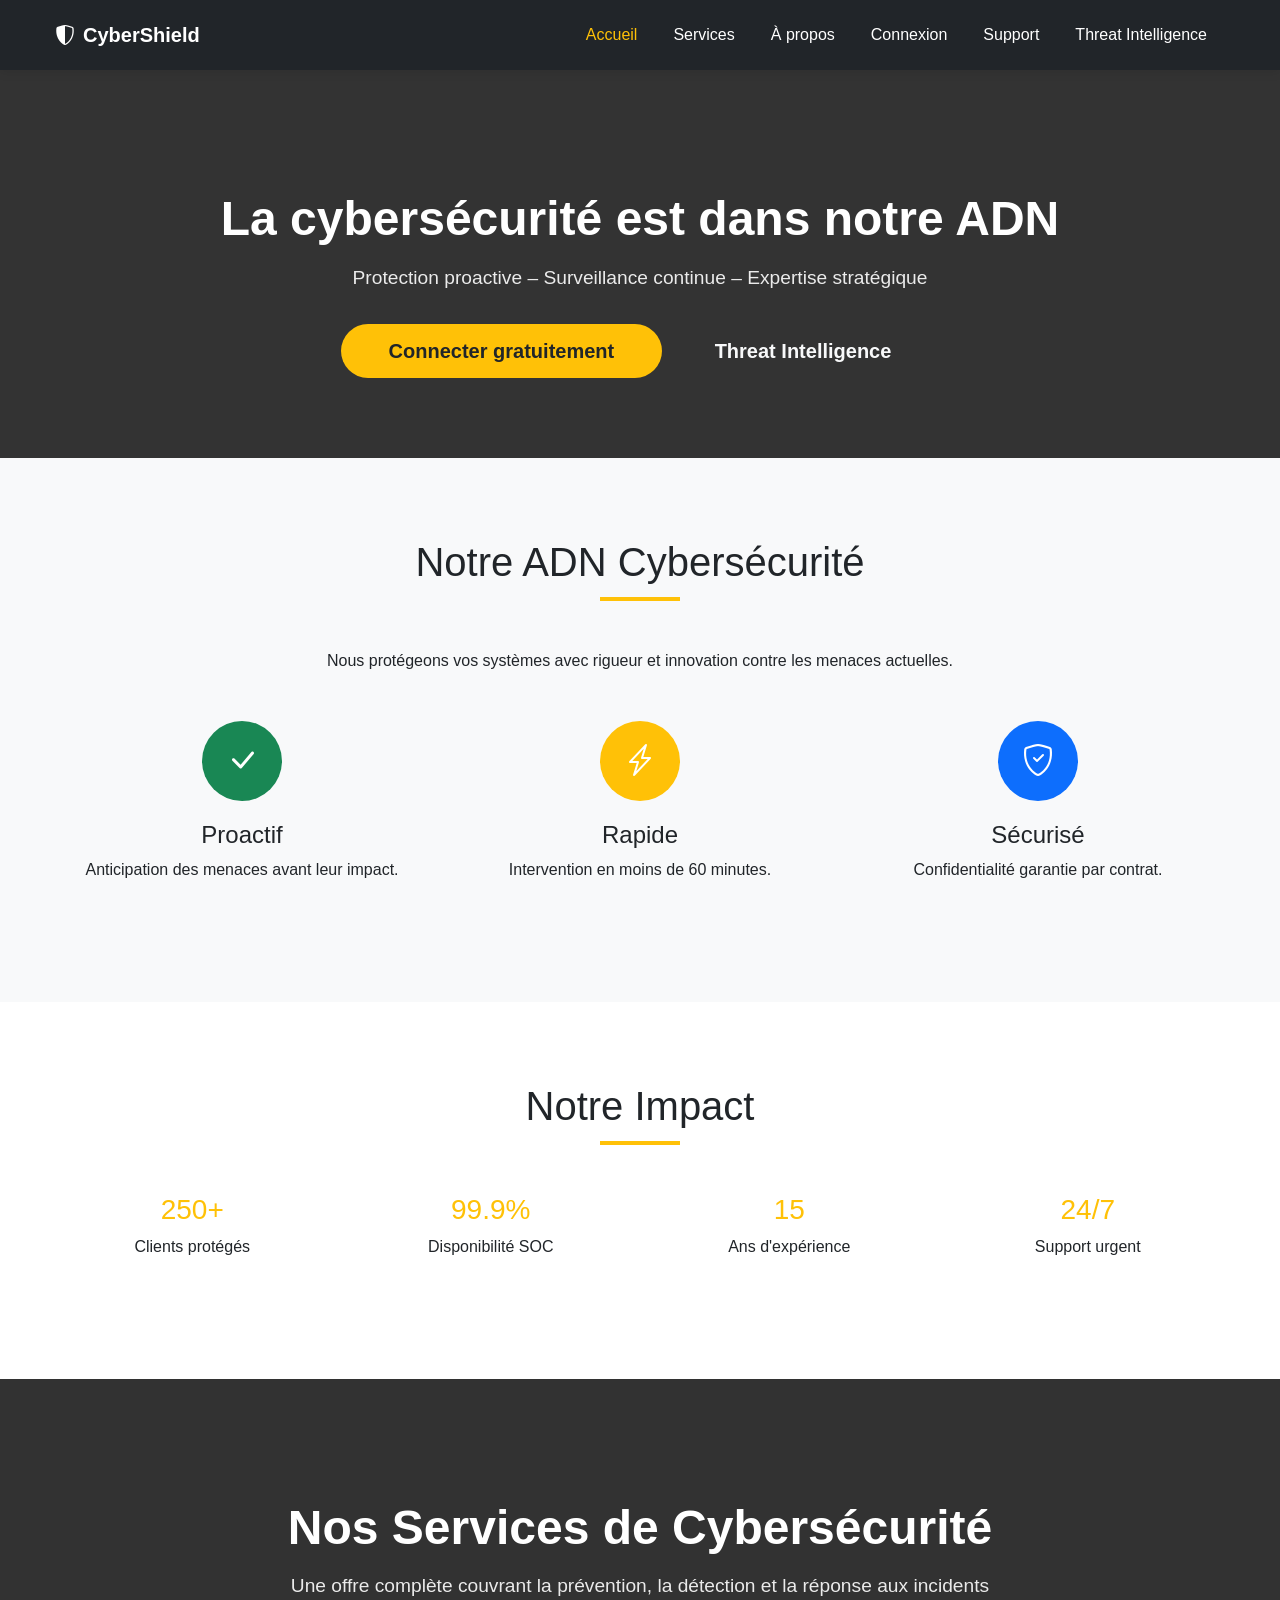
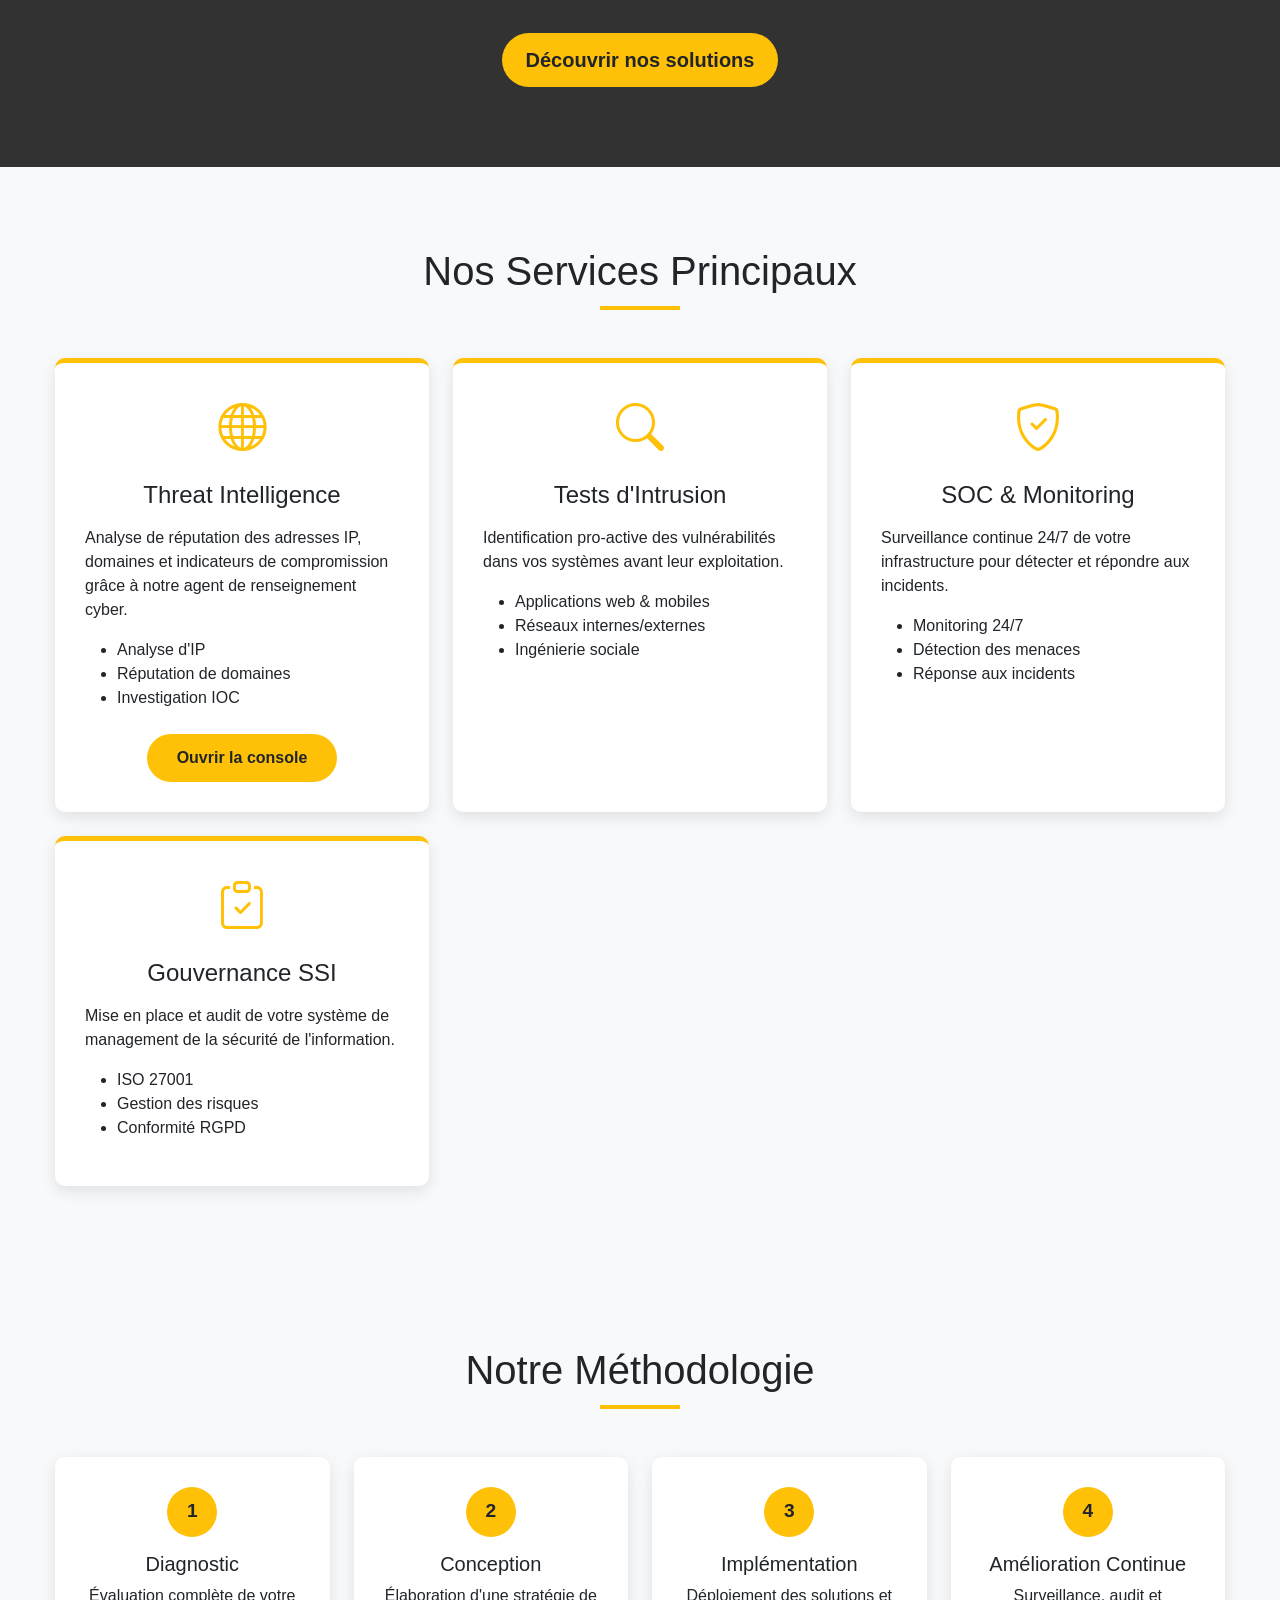
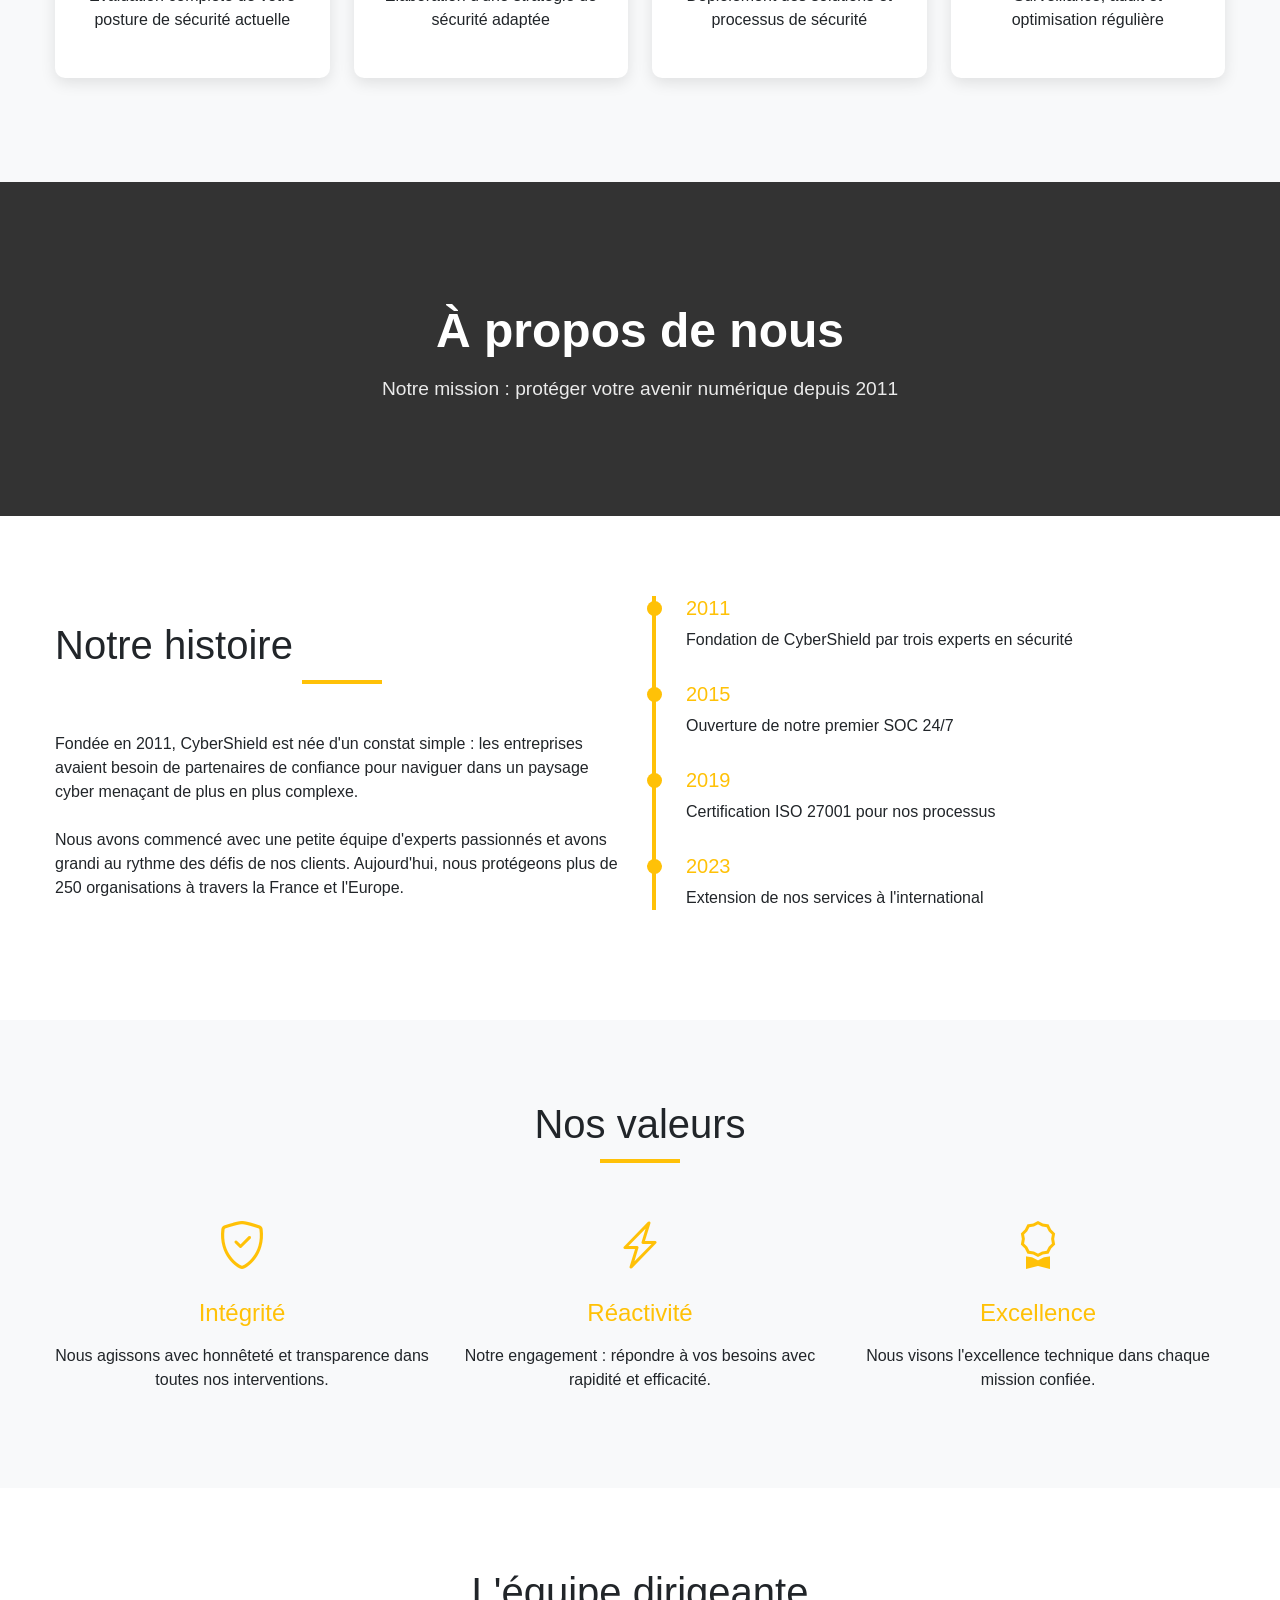
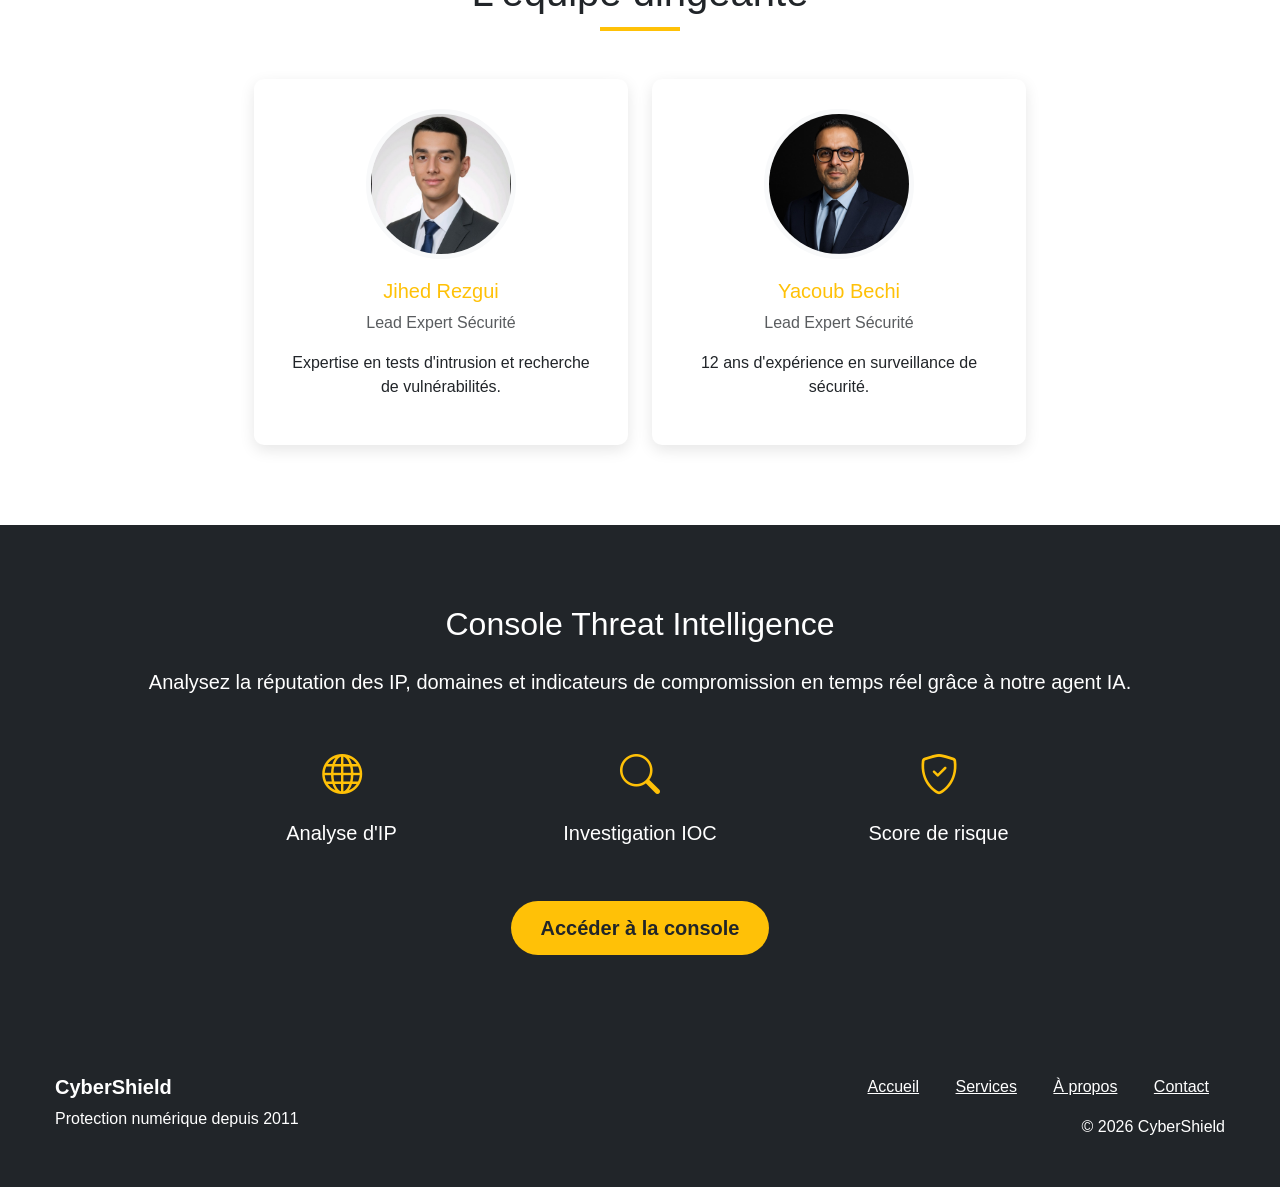
<file: index.html>
<!DOCTYPE html>
<html lang="fr">
<head>
    <meta charset="UTF-8">
    <title>CyberShield - Expert en Cybersécurité</title>
    <meta name="viewport" content="width=device-width, initial-scale=1">
    <link href="https://cdn.jsdelivr.net/npm/bootstrap@5.3.2/dist/css/bootstrap.min.css" rel="stylesheet">
    <link rel="stylesheet" href="https://cdn.jsdelivr.net/npm/bootstrap-icons@1.11.0/font/bootstrap-icons.css">
    <link rel="stylesheet" href="index.css">
</head>
<body>
    <!-- Navigation -->
    <nav class="navbar navbar-expand-lg navbar-dark bg-dark fixed-top">
        <div class="container">
            <a class="navbar-brand fw-bold" href="#">
                <i class="bi bi-shield-shaded me-2"></i>CyberShield
            </a>
            <button class="navbar-toggler" type="button" data-bs-toggle="collapse" data-bs-target="#menu">
                <span class="navbar-toggler-icon"></span>
            </button>
            <div class="collapse navbar-collapse" id="menu">
                <ul class="navbar-nav ms-auto">
                    <li class="nav-item"><a class="nav-link active" href="#home">Accueil</a></li>
                    <li class="nav-item"><a class="nav-link" href="#services">Services</a></li>
                    <li class="nav-item"><a class="nav-link" href="#about">À propos</a></li>
                    <li class="nav-item"><a class="nav-link" href="auth.html">Connexion</a></li>
                    <li class="nav-item"><a class="nav-link" href="ticketing.html">Support</a></li>
                    <li class="nav-item"><a class="nav-link" href="threatintel.html">Threat Intelligence</a></li>
                </ul>
            </div>
        </div>
    </nav>

    <!-- Home Section -->
    <section id="home">
        <div class="hero-section">
            <div class="container">
                <h1 class="hero-title">La cybersécurité est dans notre ADN</h1>
                <p class="hero-subtitle">Protection proactive – Surveillance continue – Expertise stratégique</p>
                <a href="auth.html" class="btn btn-warning btn-lg px-5">Connecter gratuitement</a>
                   <a href="threatintel.html" class="btn btn-outline-light btn-lg px-5">Threat Intelligence</a>
            </div>
        </div>

        <div class="section bg-light">
            <div class="container">
                <h2 class="section-title">Notre ADN Cybersécurité</h2>
                <p class="text-center mb-5">Nous protégeons vos systèmes avec rigueur et innovation contre les menaces actuelles.</p>
                <div class="row">
                    <div class="col-md-4 text-center mb-4">
                        <div class="feature-icon bg-success">
                            <i class="bi bi-check-lg"></i>
                        </div>
                        <h4 class="mt-3">Proactif</h4>
                        <p>Anticipation des menaces avant leur impact.</p>
                    </div>
                    <div class="col-md-4 text-center mb-4">
                        <div class="feature-icon bg-warning">
                            <i class="bi bi-lightning-charge"></i>
                        </div>
                        <h4 class="mt-3">Rapide</h4>
                        <p>Intervention en moins de 60 minutes.</p>
                    </div>
                    <div class="col-md-4 text-center mb-4">
                        <div class="feature-icon bg-primary">
                            <i class="bi bi-shield-check"></i>
                        </div>
                        <h4 class="mt-3">Sécurisé</h4>
                        <p>Confidentialité garantie par contrat.</p>
                    </div>
                </div>
            </div>
        </div>

        <div class="section">
            <div class="container">
                <h2 class="section-title">Notre Impact</h2>
                <div class="row text-center">
                    <div class="col-md-3 mb-4">
                        <h3 class="text-warning">250+</h3>
                        <p>Clients protégés</p>
                    </div>
                    <div class="col-md-3 mb-4">
                        <h3 class="text-warning">99.9%</h3>
                        <p>Disponibilité SOC</p>
                    </div>
                    <div class="col-md-3 mb-4">
                        <h3 class="text-warning">15</h3>
                        <p>Ans d'expérience</p>
                    </div>
                    <div class="col-md-3 mb-4">
                        <h3 class="text-warning">24/7</h3>
                        <p>Support urgent</p>
                    </div>
                </div>
            </div>
        </div>
    </section>

    <!-- Services Section -->
    <section id="services" class="bg-light">
        <div class="hero-section services-hero">
            <div class="container">
                <h1 class="hero-title">Nos Services de Cybersécurité</h1>
                <p class="hero-subtitle">Une offre complète couvrant la prévention, la détection et la réponse aux incidents</p>
                <a href="#services-list" class="btn btn-warning btn-lg px-4">Découvrir nos solutions</a>
            </div>
        </div>

        <div class="section" id="services-list">
            <div class="container">
                <h2 class="section-title">Nos Services Principaux</h2>
                <div class="row g-4">
                    <div class="col-md-4">
                    <div class="service-card">

                    <div class="text-center mb-3">
                    <i class="bi bi-globe text-warning service-icon"></i>
        </div>

        <h4 class="text-center mb-3">
            Threat Intelligence
        </h4>

        <p>
            Analyse de réputation des adresses IP,
            domaines et indicateurs de compromission
            grâce à notre agent de renseignement cyber.
        </p>

        <ul class="mt-3">
            <li>Analyse d'IP</li>
            <li>Réputation de domaines</li>
            <li>Investigation IOC</li>
        </ul>

        <div class="text-center mt-4">
            <a href="threatintel.html"
               class="btn btn-warning">
                Ouvrir la console
            </a>
        </div>

    </div>
</div>
                    <div class="col-md-4">
                        <div class="service-card">
                            <div class="text-center mb-3">
                                <i class="bi bi-search text-warning service-icon"></i>
                            </div>
                            <h4 class="text-center mb-3">Tests d'Intrusion</h4>
                            <p>Identification pro-active des vulnérabilités dans vos systèmes avant leur exploitation.</p>
                            <ul class="mt-3">
                                <li>Applications web & mobiles</li>
                                <li>Réseaux internes/externes</li>
                                <li>Ingénierie sociale</li>
                            </ul>
                        </div>
                    </div>
                    <div class="col-md-4">
                        <div class="service-card">
                            <div class="text-center mb-3">
                                <i class="bi bi-shield-check text-warning service-icon"></i>
                            </div>
                            <h4 class="text-center mb-3">SOC & Monitoring</h4>
                            <p>Surveillance continue 24/7 de votre infrastructure pour détecter et répondre aux incidents.</p>
                            <ul class="mt-3">
                                <li>Monitoring 24/7</li>
                                <li>Détection des menaces</li>
                                <li>Réponse aux incidents</li>
                            </ul>
                        </div>
                    </div>
                    <div class="col-md-4">
                        <div class="service-card">
                            <div class="text-center mb-3">
                                <i class="bi bi-clipboard-check text-warning service-icon"></i>
                            </div>
                            <h4 class="text-center mb-3">Gouvernance SSI</h4>
                            <p>Mise en place et audit de votre système de management de la sécurité de l'information.</p>
                            <ul class="mt-3">
                                <li>ISO 27001</li>
                                <li>Gestion des risques</li>
                                <li>Conformité RGPD</li>
                            </ul>
                        </div>
                    </div>
                </div>
            </div>
        </div>

        <div class="section">
            <div class="container">
                <h2 class="section-title">Notre Méthodologie</h2>
                <div class="row">
                    <div class="col-md-3 mb-4">
                        <div class="method-box">
                            <div class="method-number">1</div>
                            <h5>Diagnostic</h5>
                            <p>Évaluation complète de votre posture de sécurité actuelle</p>
                        </div>
                    </div>
                    <div class="col-md-3 mb-4">
                        <div class="method-box">
                            <div class="method-number">2</div>
                            <h5>Conception</h5>
                            <p>Élaboration d'une stratégie de sécurité adaptée</p>
                        </div>
                    </div>
                    <div class="col-md-3 mb-4">
                        <div class="method-box">
                            <div class="method-number">3</div>
                            <h5>Implémentation</h5>
                            <p>Déploiement des solutions et processus de sécurité</p>
                        </div>
                    </div>
                    <div class="col-md-3 mb-4">
                        <div class="method-box">
                            <div class="method-number">4</div>
                            <h5>Amélioration Continue</h5>
                            <p>Surveillance, audit et optimisation régulière</p>
                        </div>
                    </div>
                </div>
            </div>
        </div>
    </section>

    <!-- About Section -->
    <section id="about">
        <div class="hero-section about-hero">
            <div class="container">
                <h1 class="hero-title">À propos de nous</h1>
                <p class="hero-subtitle">Notre mission : protéger votre avenir numérique depuis 2011</p>
            </div>
        </div>

        <div class="section">
            <div class="container">
                <div class="row align-items-center">
                    <div class="col-lg-6 mb-4 mb-lg-0">
                        <h2 class="section-title text-start">Notre histoire</h2>
                        <p class="mb-4">Fondée en 2011, CyberShield est née d'un constat simple : les entreprises avaient besoin de partenaires de confiance pour naviguer dans un paysage cyber menaçant de plus en plus complexe.</p>
                        <p>Nous avons commencé avec une petite équipe d'experts passionnés et avons grandi au rythme des défis de nos clients. Aujourd'hui, nous protégeons plus de 250 organisations à travers la France et l'Europe.</p>
                    </div>
                    <div class="col-lg-6">
                        <div class="timeline">
                            <div class="timeline-item">
                                <h5 class="text-warning">2011</h5>
                                <p>Fondation de CyberShield par trois experts en sécurité</p>
                            </div>
                            <div class="timeline-item">
                                <h5 class="text-warning">2015</h5>
                                <p>Ouverture de notre premier SOC 24/7</p>
                            </div>
                            <div class="timeline-item">
                                <h5 class="text-warning">2019</h5>
                                <p>Certification ISO 27001 pour nos processus</p>
                            </div>
                            <div class="timeline-item">
                                <h5 class="text-warning">2023</h5>
                                <p>Extension de nos services à l'international</p>
                            </div>
                        </div>
                    </div>
                </div>
            </div>
        </div>

        <div class="section bg-light">
            <div class="container">
                <h2 class="section-title text-center mb-5">Nos valeurs</h2>
                <div class="row g-4">
                    <div class="col-md-4 text-center">
                        <div class="value-icon mb-3"><i class="bi bi-shield-check"></i></div>
                        <h4 class="mb-3 text-warning">Intégrité</h4>
                        <p>Nous agissons avec honnêteté et transparence dans toutes nos interventions.</p>
                    </div>
                    <div class="col-md-4 text-center">
                        <div class="value-icon mb-3"><i class="bi bi-lightning-charge"></i></div>
                        <h4 class="mb-3 text-warning">Réactivité</h4>
                        <p>Notre engagement : répondre à vos besoins avec rapidité et efficacité.</p>
                    </div>
                    <div class="col-md-4 text-center">
                        <div class="value-icon mb-3"><i class="bi bi-award"></i></div>
                        <h4 class="mb-3 text-warning">Excellence</h4>
                        <p>Nous visons l'excellence technique dans chaque mission confiée.</p>
                    </div>
                </div>
            </div>
        </div>

        <div class="section">
            <div class="container">
                <h2 class="section-title text-center mb-5">L'équipe dirigeante</h2>
                <div class="row g-4 justify-content-center">
                    <div class="col-md-4">
                        <div class="team-card">
                            <div class="team-photo">
                                <img src="images/621142901_921659860816336_5208561830789307798_n.png" alt="Jihed Rezgui">
                            </div>
                            <h5 class="mb-2 text-warning">Jihed Rezgui</h5>
                            <p class="text-muted mb-3">Lead Expert Sécurité</p>
                            <p>Expertise en tests d'intrusion et recherche de vulnérabilités.</p>
                        </div>
                    </div>
                    <div class="col-md-4">
                        <div class="team-card">
                            <div class="team-photo">
                                <img src="images/619221779_1775924489716847_5175877515025838585_n.png" alt="Yacoub Bechi">
                            </div>
                            <h5 class="mb-2 text-warning">Yacoub Bechi</h5>
                            <p class="text-muted mb-3">Lead Expert Sécurité</p>
                            <p>12 ans d'expérience en surveillance de sécurité.</p>
                        </div>
                    </div>
                </div>
            </div>
        </div>
    </section>
    
    <!-- Footer -->
     <section class="section bg-dark text-white">
    <div class="container text-center">

        <h2 class="mb-4">
            Console Threat Intelligence
        </h2>

        <p class="lead mb-5">
            Analysez la réputation des IP,
            domaines et indicateurs de compromission
            en temps réel grâce à notre agent IA.
        </p>

        <div class="row justify-content-center">

            <div class="col-md-3 mb-4">
                <i class="bi bi-globe fs-1 text-warning"></i>
                <h5 class="mt-3">Analyse d'IP</h5>
            </div>

            <div class="col-md-3 mb-4">
                <i class="bi bi-search fs-1 text-warning"></i>
                <h5 class="mt-3">Investigation IOC</h5>
            </div>

            <div class="col-md-3 mb-4">
                <i class="bi bi-shield-check fs-1 text-warning"></i>
                <h5 class="mt-3">Score de risque</h5>
            </div>

        </div>

        <a href="threatintel.html"
           class="btn btn-warning btn-lg mt-4">
            Accéder à la console
        </a>

    </div>
</section>
    <footer class="footer">
        <div class="container">
            <div class="row">
                <div class="col-md-6 text-center text-md-start mb-3 mb-md-0">
                    <h5 class="fw-bold">CyberShield</h5>
                    <p>Protection numérique depuis 2011</p>
                </div>
                <div class="col-md-6 text-center text-md-end">
                    <div class="mb-3">
                        <a href="#home" class="text-white mx-3">Accueil</a>
                        <a href="#services" class="text-white mx-3">Services</a>
                        <a href="#about" class="text-white mx-3">À propos</a>
                        <a href="#contact" class="text-white mx-3">Contact</a>
                    </div>
                    <p class="mb-0">© 2026 CyberShield</p>
                </div>
            </div>
        </div>
    </footer>

    <script src="https://cdn.jsdelivr.net/npm/bootstrap@5.3.2/dist/js/bootstrap.bundle.min.js"></script>
    <script src="index.js"></script>
    <script src="data.js"></script>
</body>
</html>
</file>
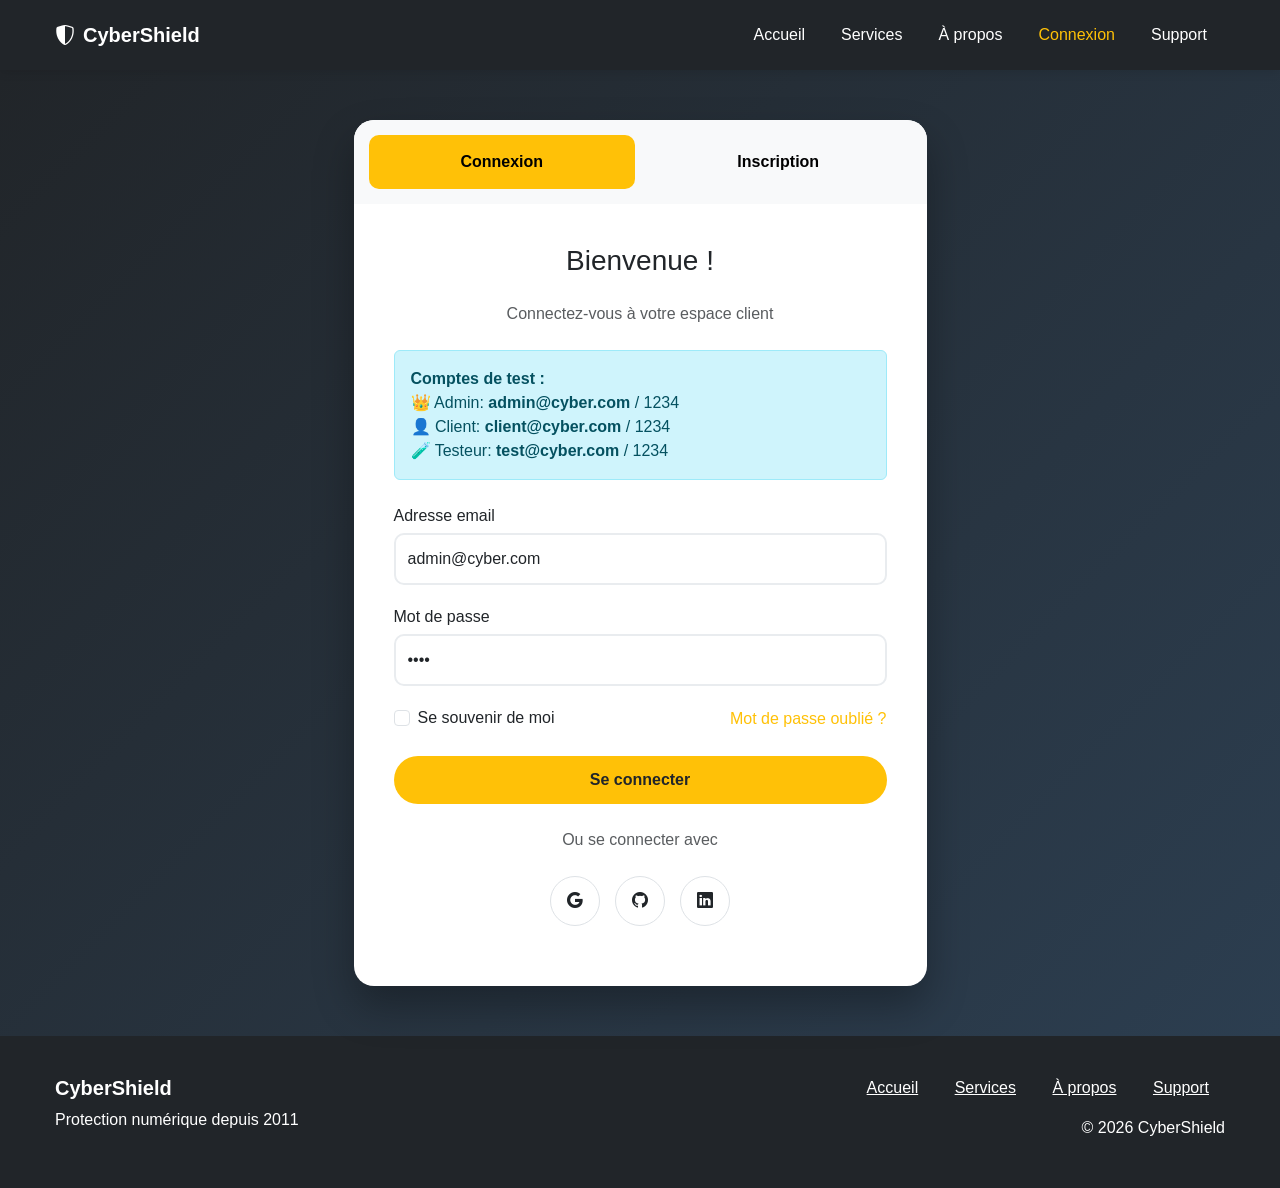
<file: auth.html>
<!DOCTYPE html>
<html lang="fr">
<head>
    <meta charset="UTF-8">
    <title>Authentification - CyberShield</title>
    <meta name="viewport" content="width=device-width, initial-scale=1">
    <link href="https://cdn.jsdelivr.net/npm/bootstrap@5.3.2/dist/css/bootstrap.min.css" rel="stylesheet">
    <link rel="stylesheet" href="https://cdn.jsdelivr.net/npm/bootstrap-icons@1.11.0/font/bootstrap-icons.css">
    <link rel="stylesheet" href="auth.css">
</head>
<body>
    <!-- Navigation -->
    <nav class="navbar navbar-expand-lg navbar-dark bg-dark fixed-top">
        <div class="container">
            <a class="navbar-brand fw-bold" href="index.html">
                <i class="bi bi-shield-shaded me-2"></i>CyberShield
            </a>
            <button class="navbar-toggler" type="button" data-bs-toggle="collapse" data-bs-target="#menu">
                <span class="navbar-toggler-icon"></span>
            </button>
            <div class="collapse navbar-collapse" id="menu">
                <ul class="navbar-nav ms-auto">
                    <li class="nav-item"><a class="nav-link" href="index.html">Accueil</a></li>
                    <li class="nav-item"><a class="nav-link" href="index.html#services">Services</a></li>
                    <li class="nav-item"><a class="nav-link" href="index.html#about">À propos</a></li>
                    <li class="nav-item"><a class="nav-link active" href="auth.html">Connexion</a></li>
                    <li class="nav-item"><a class="nav-link" href="ticketing.html">Support</a></li>
                </ul>
            </div>
        </div>
    </nav>

    <!-- Auth Section -->
    <div class="auth-wrapper">
        <div class="container">
            <div class="row justify-content-center">
                <div class="col-md-8 col-lg-6">
                    <div class="auth-card">
                        <div class="auth-tabs">
                            <button class="auth-tab active" id="loginTab">Connexion</button>
                            <button class="auth-tab" id="signupTab">Inscription</button>
                        </div>
                        
                        <!-- Login Form -->
                        <div id="loginForm" class="auth-form">
                            <h3 class="text-center mb-4">Bienvenue !</h3>
                            <p class="text-center text-muted mb-4">Connectez-vous à votre espace client</p>
                            
                            <!-- Message avec les comptes test -->
                            <div class="alert alert-info mb-4">
                                <strong>Comptes de test :</strong><br>
                                👑 Admin: <strong>admin@cyber.com</strong> / 1234<br>
                                👤 Client: <strong>client@cyber.com</strong> / 1234<br>
                                🧪 Testeur: <strong>test@cyber.com</strong> / 1234
                            </div>
                            
                            <div class="form-group">
                                <label class="form-label">Adresse email</label>
                                <input type="email" class="form-control" id="loginEmail" placeholder="exemple@cyber.com" value="admin@cyber.com">
                            </div>
                            
                            <div class="form-group">
                                <label class="form-label">Mot de passe</label>
                                <input type="password" class="form-control" id="loginPassword" placeholder="1234" value="1234">
                            </div>
                            
                            <div class="d-flex justify-content-between align-items-center mb-4">
                                <div class="form-check">
                                    <input type="checkbox" class="form-check-input" id="rememberMe">
                                    <label class="form-check-label" for="rememberMe">Se souvenir de moi</label>
                                </div>
                                <a href="#" class="text-warning">Mot de passe oublié ?</a>
                            </div>
                            
                            <button class="btn btn-warning w-100 mb-4" id="loginBtn">Se connecter</button>
                            
                            <div class="text-center mb-4">
                                <span class="text-muted">Ou se connecter avec</span>
                            </div>
                            
                            <div class="social-login">
                                <a href="#" class="social-btn"><i class="bi bi-google"></i></a>
                                <a href="#" class="social-btn"><i class="bi bi-github"></i></a>
                                <a href="#" class="social-btn"><i class="bi bi-linkedin"></i></a>
                            </div>
                        </div>
                        
                        <!-- Signup Form -->
                        <div id="signupForm" class="auth-form hidden">
                            <h3 class="text-center mb-4">Créez votre compte</h3>
                            <p class="text-center text-muted mb-4">Rejoignez notre communauté sécurisée</p>
                            
                            <div class="form-group">
                                <label class="form-label">Nom complet</label>
                                <input type="text" class="form-control" id="signupName" placeholder="Jihed Rezgui" required>
                            </div>
                            
                            <div class="form-group">
                                <label class="form-label">Adresse email</label>
                                <input type="email" class="form-control" id="signupEmail" placeholder="jihed@exemple.com" required>
                            </div>
                            
                            <div class="form-group">
                                <label class="form-label">Mot de passe</label>
                                <input type="password" class="form-control" id="signupPassword" placeholder="1234" required>
                            </div>
                            
                            <div class="password-strength">
                                <div class="strength-bar" id="strengthBar"></div>
                            </div>
                            <small class="text-muted" id="strengthText">Entrez un mot de passe</small>
                            
                            <div class="form-group">
                                <label class="form-label">Confirmer le mot de passe</label>
                                <input type="password" class="form-control" id="confirmPassword" placeholder="1234" required>
                            </div>
                            
                            <div class="form-check mb-4">
                                <input type="checkbox" class="form-check-input" id="acceptTerms">
                                <label class="form-check-label" for="acceptTerms">
                                    J'accepte les <a href="#" class="text-warning">conditions d'utilisation</a>
                                </label>
                            </div>
                            
                            <button class="btn btn-warning w-100" id="signupBtn">S'inscrire</button>
                        </div>
                    </div>
                </div>
            </div>
        </div>
    </div>

    <!-- Footer -->
    <footer class="footer">
        <div class="container">
            <div class="row">
                <div class="col-md-6 text-center text-md-start mb-3 mb-md-0">
                    <h5 class="fw-bold">CyberShield</h5>
                    <p>Protection numérique depuis 2011</p>
                </div>
                <div class="col-md-6 text-center text-md-end">
                    <div class="mb-3">
                        <a href="index.html" class="text-white mx-3">Accueil</a>
                        <a href="index.html#services" class="text-white mx-3">Services</a>
                        <a href="index.html#about" class="text-white mx-3">À propos</a>
                        <a href="ticketing.html" class="text-white mx-3">Support</a>
                    </div>
                    <p class="mb-0">© 2026 CyberShield</p>
                </div>
            </div>
        </div>
    </footer>

    <div class="toast-container position-fixed bottom-0 end-0 p-3" style="z-index:9999">
      <div id="liveToast" class="toast" role="alert" aria-live="assertive" aria-atomic="true">
        <div class="toast-header">
          <strong class="me-auto" id="toastTitle">Notification</strong>
          <button type="button" class="btn-close" data-bs-dismiss="toast"></button>
        </div>
        <div class="toast-body" id="toastBody"></div>
      </div>
    </div>
    <script src="https://cdn.jsdelivr.net/npm/bootstrap@5.3.2/dist/js/bootstrap.bundle.min.js"></script>
    <script src="data.js"></script>
    <script src="toast.js"></script>
    <script src="auth.js"></script>
</body>
</html>
</file>
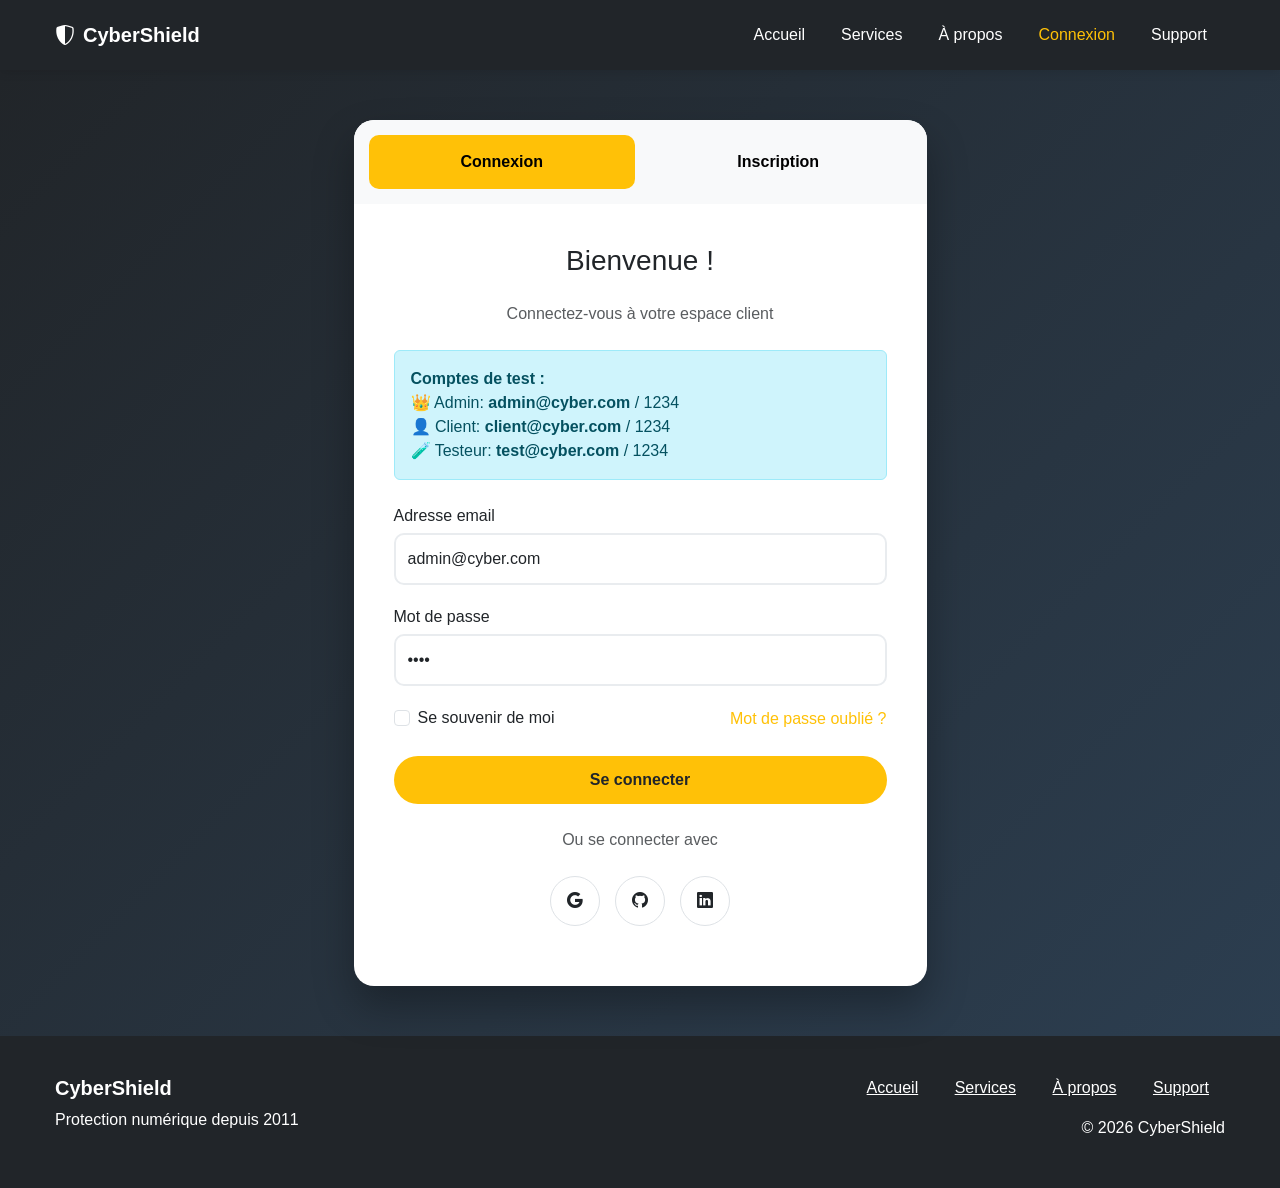
<file: dashboard.html>
<!DOCTYPE html>
<html lang="fr">
<head>
    <meta charset="UTF-8">
    <title>Tableau de bord - CyberShield</title>
    <meta name="viewport" content="width=device-width, initial-scale=1">
    <link href="https://cdn.jsdelivr.net/npm/bootstrap@5.3.2/dist/css/bootstrap.min.css" rel="stylesheet">
    <link rel="stylesheet" href="https://cdn.jsdelivr.net/npm/bootstrap-icons@1.11.0/font/bootstrap-icons.css">
    <link rel="stylesheet" href="dashboard.css">
</head>
<body>
    <!-- Navigation -->
    <nav class="navbar navbar-expand-lg navbar-dark bg-dark fixed-top">
        <div class="container">
            <a class="navbar-brand fw-bold" href="index.html">
                <i class="bi bi-shield-shaded me-2"></i>CyberShield
            </a>
            <button class="navbar-toggler" type="button" data-bs-toggle="collapse" data-bs-target="#menu">
                <span class="navbar-toggler-icon"></span>
            </button>
            <div class="collapse navbar-collapse" id="menu">
                <ul class="navbar-nav ms-auto">
                    <li class="nav-item"><a class="nav-link" href="index.html">Accueil</a></li>
                    <li class="nav-item"><a class="nav-link" href="index.html#services">Services</a></li>
                    <li class="nav-item"><a class="nav-link" href="index.html#about">À propos</a></li>
                    <li class="nav-item"><a class="nav-link active" href="dashboard.html">Dashboard</a></li>
                    <li class="nav-item"><a class="nav-link" href="ticketing.html">Support</a></li>
                </ul>
            </div>
        </div>
    </nav>

    <!-- Dashboard -->
    <div class="dashboard-wrapper">
        <div class="container">
            <div class="row">
                <!-- Sidebar -->
                <div class="col-lg-3 mb-4">
                    <div class="sidebar">
                        <div class="text-center mb-4">
                            <i class="bi bi-person-circle user-icon"></i>
                            <h5 class="mt-3" id="userNameDisplay">Utilisateur</h5>
                            <p class="text-muted small" id="userEmailDisplay">email@exemple.com</p>
                        </div>
                        
                        <ul class="sidebar-menu">
                            <li><a href="#" class="active" data-section="overview"><i class="bi bi-speedometer2"></i> Vue d'ensemble</a></li>
                            <li><a href="#" data-section="assets"><i class="bi bi-hdd-stack"></i> Mes actifs</a></li>
                            <li><a href="#" data-section="tickets"><i class="bi bi-ticket"></i> Tickets support</a></li>
                            <li><a href="#" data-section="reports"><i class="bi bi-file-text"></i> Rapports</a></li>
                            <li><a href="#" data-section="settings"><i class="bi bi-gear"></i> Paramètres</a></li>
                            <li><hr class="bg-secondary"></li>
                            <li><a href="#" id="logoutBtn"><i class="bi bi-box-arrow-right"></i> Déconnexion</a></li>
                        </ul>
                    </div>
                </div>
                
                <!-- Main Content -->
                <div class="col-lg-9">
                    <!-- Welcome Banner -->
                    <div class="welcome-banner">
                        <h2>Bonjour, <span id="welcomeName"></span> !</h2>
                        <p class="mb-0">Bienvenue dans votre espace client sécurisé.</p>
                    </div>
                    
                    <!-- Overview Section -->
                    <div id="overviewSection" class="content-section">
                        <div class="row g-4">
                            <div class="col-md-3">
                                <div class="stat-card">
                                    <div class="stat-icon stat-warning">
                                        <i class="bi bi-shield-check"></i>
                                    </div>
                                    <h3 id="assetCount">12</h3>
                                    <p class="text-muted mb-0">Actifs protégés</p>
                                </div>
                            </div>
                            <div class="col-md-3">
                                <div class="stat-card">
                                    <div class="stat-icon stat-success">
                                        <i class="bi bi-check-circle"></i>
                                    </div>
                                    <h3>8</h3>
                                    <p class="text-muted mb-0">Tickets résolus</p>
                                </div>
                            </div>
                            <div class="col-md-3">
                                <div class="stat-card">
                                    <div class="stat-icon stat-danger">
                                        <i class="bi bi-exclamation-triangle"></i>
                                    </div>
                                    <h3>2</h3>
                                    <p class="text-muted mb-0">Alertes critiques</p>
                                </div>
                            </div>
                            <div class="col-md-3">
                                <div class="stat-card">
                                    <div class="stat-icon stat-info">
                                        <i class="bi bi-clock-history"></i>
                                    </div>
                                    <h3>99.9%</h3>
                                    <p class="text-muted mb-0">Temps de réponse</p>
                                </div>
                            </div>
                        </div>
                        
                        <!-- Assets Table -->
                        <div class="table-container">
                            <div class="d-flex justify-content-between align-items-center mb-4">
                                <h4>Gestion des actifs</h4>
                                <button class="btn btn-warning" id="addAssetBtn">
                                    <i class="bi bi-plus-circle"></i> Nouvel actif
                                </button>
                            </div>
                            
                            <div class="table-responsive">
                                <table class="table">
                                    <thead>
                                        <tr>
                                            <th>ID</th>
                                            <th>Nom de l'actif</th>
                                            <th>Type</th>
                                            <th>Statut</th>
                                            <th>Dernier scan</th>
                                            <th>Actions</th>
                                        </tr>
                                    </thead>
                                    <tbody id="assetsTableBody"></tbody>
                                </table>
                            </div>
                        </div>
                    </div>
                    
                    <!-- Assets Section -->
                    <div id="assetsSection" class="content-section hidden">
                        <div class="table-container">
                            <div class="d-flex justify-content-between align-items-center mb-4">
                                <h4>Gestion complète des actifs</h4>
                                <button class="btn btn-warning" id="addAssetBtn2">
                                    <i class="bi bi-plus-circle"></i> Ajouter
                                </button>
                            </div>
                            
                            <div class="table-responsive">
                                <table class="table">
                                    <thead>
                                        <tr>
                                            <th>ID</th>
                                            <th>Nom</th>
                                            <th>Type</th>
                                            <th>Adresse IP</th>
                                            <th>Système</th>
                                            <th>Statut</th>
                                            <th>Actions</th>
                                        </tr>
                                    </thead>
                                    <tbody id="assetsFullTableBody"></tbody>
                                </table>
                            </div>
                        </div>
                    </div>
                    
                    <!-- Tickets Section -->
                    <div id="ticketsSection" class="content-section hidden">
                        <div class="table-container">
                            <div class="d-flex justify-content-between align-items-center mb-4">
                                <h4>Mes tickets support</h4>
                                <button class="btn btn-warning" onclick="window.location.href='ticketing.html'">
                                    <i class="bi bi-plus-circle"></i> Nouveau ticket
                                </button>
                            </div>
                            
                            <div class="table-responsive">
                                <table class="table">
                                    <thead>
                                        <tr>
                                            <th>#</th>
                                            <th>Sujet</th>
                                            <th>Priorité</th>
                                            <th>Statut</th>
                                            <th>Date</th>
                                            <th>Actions</th>
                                        </tr>
                                    </thead>
                                    <tbody id="ticketsTableBody"></tbody>
                                </table>
                            </div>
                        </div>
                    </div>
                    
                    <!-- Reports Section -->
                    <div id="reportsSection" class="content-section hidden">
                        <div class="table-container">
                            <h4 class="mb-4">Rapports de sécurité</h4>
                            <div class="list-group" id="reportsList"></div>
                        </div>
                    </div>
                    
                    <!-- Settings Section -->
                    <div id="settingsSection" class="content-section hidden">
                        <div class="table-container">
                            <h4 class="mb-4">Paramètres du compte</h4>
                            <form id="settingsForm">
                                <div class="mb-3">
                                    <label class="form-label">Nom complet</label>
                                    <input type="text" class="form-control" id="settingsName">
                                </div>
                                <div class="mb-3">
                                    <label class="form-label">Email</label>
                                    <input type="email" class="form-control" id="settingsEmail">
                                </div>
                                <div class="mb-3">
                                    <label class="form-label">Téléphone</label>
                                    <input type="tel" class="form-control" id="settingsPhone">
                                </div>
                                <button type="button" class="btn btn-warning" id="saveSettingsBtn">Enregistrer</button>
                            </form>
                        </div>
                    </div>
                </div>
            </div>
        </div>
    </div>

    <!-- Asset Modal -->
    <div class="modal fade" id="assetModal" tabindex="-1">
        <div class="modal-dialog">
            <div class="modal-content">
                <div class="modal-header bg-warning">
                    <h5 class="modal-title" id="modalTitle">Ajouter un actif</h5>
                    <button type="button" class="btn-close" data-bs-dismiss="modal"></button>
                </div>
                <div class="modal-body">
                    <form id="assetForm">
                        <input type="hidden" id="assetId">
                        
                        <div class="mb-3">
                            <label class="form-label">Nom de l'actif</label>
                            <input type="text" class="form-control" id="assetName" required>
                        </div>
                        
                        <div class="mb-3">
                            <label class="form-label">Type</label>
                            <select class="form-control" id="assetType" required>
                                <option value="">Sélectionner...</option>
                                <option value="Serveur">Serveur</option>
                                <option value="Station de travail">Station de travail</option>
                                <option value="Équipement réseau">Équipement réseau</option>
                                <option value="Application">Application</option>
                                <option value="Base de données">Base de données</option>
                            </select>
                        </div>
                        
                        <div class="mb-3">
                            <label class="form-label">Adresse IP</label>
                            <input type="text" class="form-control" id="assetIp" required>
                        </div>
                        
                        <div class="mb-3">
                            <label class="form-label">Système d'exploitation</label>
                            <input type="text" class="form-control" id="assetOs">
                        </div>
                        
                        <div class="mb-3">
                            <label class="form-label">Statut</label>
                            <select class="form-control" id="assetStatus" required>
                                <option value="actif">Actif</option>
                                <option value="inactif">Inactif</option>
                                <option value="maintenance">En maintenance</option>
                                <option value="vulnérable">Vulnérable</option>
                                <option value="en scan">En scan</option>
                            </select>
                        </div>
                        
                        <div class="mb-3">
                            <label class="form-label">Description</label>
                            <textarea class="form-control" id="assetDescription" rows="3"></textarea>
                        </div>
                    </form>
                </div>
                <div class="modal-footer">
                    <button type="button" class="btn btn-secondary" data-bs-dismiss="modal">Annuler</button>
                    <button type="button" class="btn btn-warning" id="saveAssetBtn">Enregistrer</button>
                </div>
            </div>
        </div>
    </div>

    <!-- Assign Modal -->
    <div class="modal fade" id="assignModal" tabindex="-1">
        <div class="modal-dialog">
            <div class="modal-content">
                <div class="modal-header bg-warning">
                    <h5 class="modal-title">Assigner le ticket</h5>
                    <button type="button" class="btn-close" data-bs-dismiss="modal"></button>
                </div>
                <div class="modal-body">
                    <label class="form-label">Choisir un utilisateur</label>
                    <select class="form-control" id="assignSelect"></select>
                </div>
                <div class="modal-footer">
                    <button type="button" class="btn btn-secondary" data-bs-dismiss="modal">Annuler</button>
                    <button type="button" class="btn btn-warning" onclick="confirmAssign()">Assigner</button>
                </div>
            </div>
        </div>
    </div>

    <!-- Delete Confirm Modal -->
    <div class="modal fade" id="deleteConfirm" tabindex="-1">
        <div class="modal-dialog">
            <div class="modal-content">
                <div class="modal-header bg-danger text-white">
                    <h5 class="modal-title">Confirmer la suppression</h5>
                    <button type="button" class="btn-close" data-bs-dismiss="modal"></button>
                </div>
                <div class="modal-body">
                    <p id="deleteConfirmBody"></p>
                </div>
                <div class="modal-footer">
                    <button type="button" class="btn btn-secondary" data-bs-dismiss="modal">Annuler</button>
                    <button type="button" class="btn btn-danger" onclick="confirmDeleteAsset()">Supprimer</button>
                </div>
            </div>
        </div>
    </div>

    <!-- Footer -->
    <footer class="footer">
        <div class="container">
            <div class="row">
                <div class="col-md-6 text-center text-md-start mb-3 mb-md-0">
                    <h5 class="fw-bold">CyberShield</h5>
                    <p>Protection numérique depuis 2011</p>
                </div>
                <div class="col-md-6 text-center text-md-end">
                    <div class="mb-3">
                        <a href="index.html" class="text-white mx-3">Accueil</a>
                        <a href="index.html#services" class="text-white mx-3">Services</a>
                        <a href="index.html#about" class="text-white mx-3">À propos</a>
                        <a href="ticketing.html" class="text-white mx-3">Support</a>
                    </div>
                    <p class="mb-0">© 2026 CyberShield</p>
                </div>
            </div>
        </div>
    </footer>

    <!-- Scripts -->
    <div class="toast-container position-fixed bottom-0 end-0 p-3" style="z-index:9999">
      <div id="liveToast" class="toast" role="alert" aria-live="assertive" aria-atomic="true">
        <div class="toast-header">
          <strong class="me-auto" id="toastTitle">Notification</strong>
          <button type="button" class="btn-close" data-bs-dismiss="toast"></button>
        </div>
        <div class="toast-body" id="toastBody"></div>
      </div>
    </div>
    <script src="https://cdn.jsdelivr.net/npm/bootstrap@5.3.2/dist/js/bootstrap.bundle.min.js"></script>
    <script src="data.js"></script>
    <script src="toast.js"></script>
    <script src="access-control.js"></script>
    <script src="dashboard.js"></script>
</body>
</html>
</file>
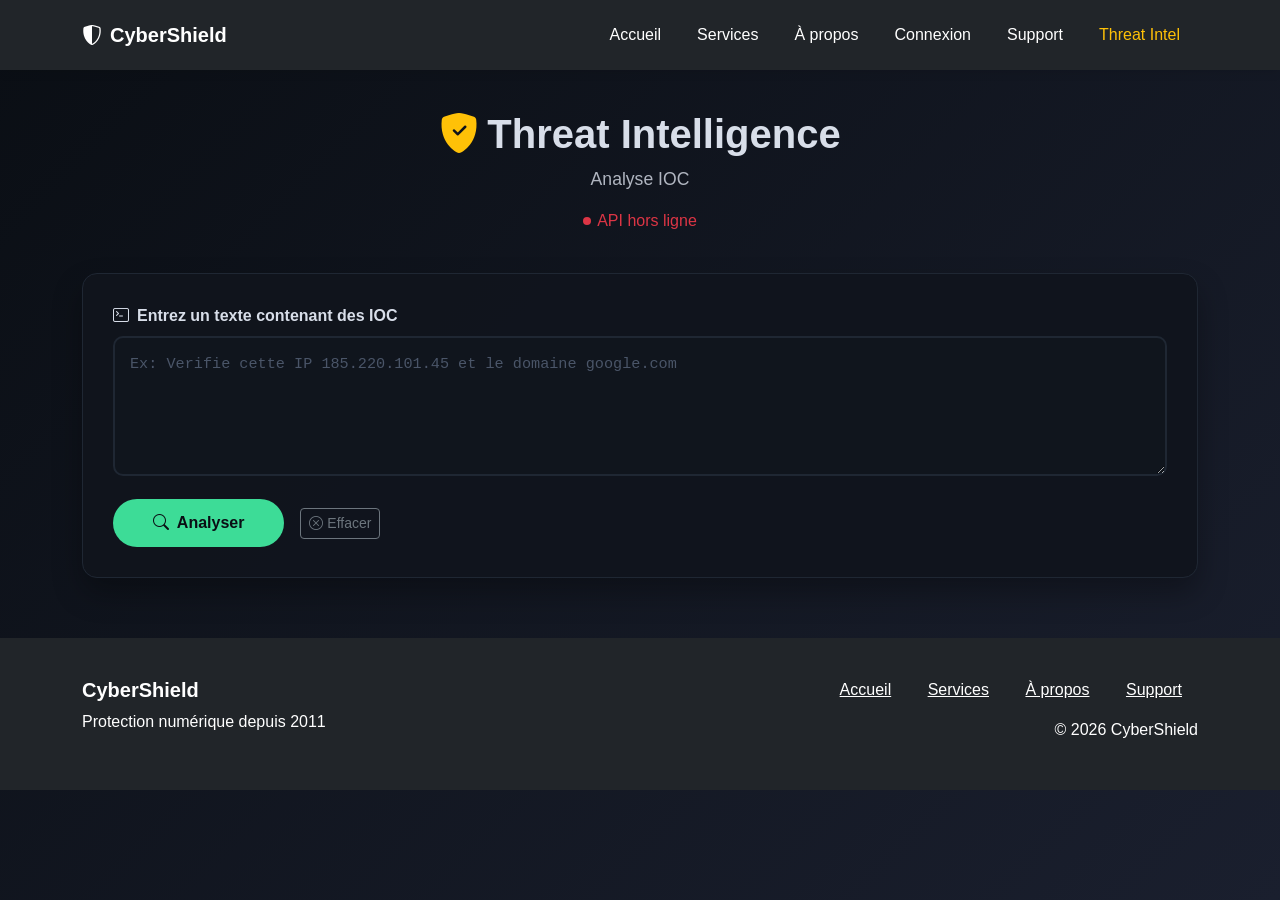
<file: threatintel.html>
<!DOCTYPE html>
<html lang="fr">
<head>
<meta charset="UTF-8">
<meta name="viewport" content="width=device-width, initial-scale=1.0">
<title>Threat Intelligence - CyberShield</title>
<link href="https://cdn.jsdelivr.net/npm/bootstrap@5.3.2/dist/css/bootstrap.min.css" rel="stylesheet">
<link rel="stylesheet" href="https://cdn.jsdelivr.net/npm/bootstrap-icons@1.11.0/font/bootstrap-icons.css">
<style>
:root { --primary: #ffc107; --dark: #212529; --light: #f8f9fa; }
body {
    font-family: 'Segoe UI', sans-serif;
    padding-top: 70px;
    background: linear-gradient(135deg, #0a0e14, #1a1f2e);
    color: #d8dee9;
    min-height: 100vh;
}
.navbar { background: var(--dark) !important; padding: 15px 0; box-shadow: 0 2px 10px rgba(0,0,0,0.1); }
.nav-link { color: white !important; margin: 0 10px; }
.nav-link.active { color: var(--primary) !important; }
.navbar-brand { color: white !important; }
.footer { background: var(--dark); color: white; padding: 40px 0; margin-top: 60px; }
.hero {
    text-align: center;
    padding: 40px 0;
}
.hero h1 { font-size: 2.5rem; font-weight: 700; }
.hero p { opacity: 0.8; font-size: 1.1rem; }
.console-card {
    background: rgba(16, 21, 29, 0.95);
    border: 1px solid #1f2733;
    border-radius: 15px;
    padding: 30px;
    box-shadow: 0 15px 30px rgba(0,0,0,0.3);
}
.console-card textarea {
    width: 100%;
    height: 140px;
    padding: 15px;
    background: #10151d;
    border: 2px solid #1f2733;
    border-radius: 10px;
    color: #d8dee9;
    font-family: 'Courier New', monospace;
    font-size: 0.95rem;
    resize: vertical;
    transition: 0.3s;
}
.console-card textarea:focus {
    outline: none;
    border-color: var(--primary);
    box-shadow: 0 0 0 3px rgba(255, 193, 7, 0.1);
}
.console-card textarea::placeholder { color: #4a5568; }
.btn-analyze {
    background: #3ddc97;
    color: #0a0e14;
    border: none;
    padding: 12px 40px;
    border-radius: 50px;
    font-weight: 600;
    transition: 0.3s;
}
.btn-analyze:hover {
    background: #34c88a;
    transform: translateY(-2px);
    box-shadow: 0 5px 15px rgba(61, 220, 151, 0.3);
}
.btn-analyze:disabled {
    opacity: 0.6;
    cursor: not-allowed;
    transform: none;
}
.spinner-border-sm { width: 1rem; height: 1rem; }
.result-card {
    background: #10151d;
    border: 1px solid #1f2733;
    border-radius: 12px;
    padding: 25px;
    margin-top: 20px;
}
.result-card h5 { color: var(--primary); margin-bottom: 15px; }
.score-ring {
    width: 80px; height: 80px;
    border-radius: 50%;
    display: flex; align-items: center; justify-content: center;
    font-size: 1.5rem; font-weight: 700;
    margin: 0 auto 10px;
    border: 5px solid;
}
.score-low { border-color: #3ddc97; color: #3ddc97; }
.score-mid { border-color: var(--primary); color: var(--primary); }
.score-high { border-color: #dc3545; color: #dc3545; }
.api-status {
    display: inline-flex;
    align-items: center;
    gap: 6px;
}
.api-dot {
    width: 8px; height: 8px;
    border-radius: 50%;
    display: inline-block;
}
.api-dot.online { background: #3ddc97; }
.api-dot.offline { background: #dc3545; }
pre {
    background: #0a0e14;
    padding: 15px;
    border-radius: 8px;
    font-size: 0.85rem;
    max-height: 300px;
    overflow: auto;
    color: #a0aec0;
}
.llm-card {
    background: linear-gradient(135deg, #0f1a2e, #162240);
    border: 1px solid #2a3a5c;
    border-radius: 12px;
    padding: 25px;
    margin-top: 20px;
}
.llm-card h5 { color: #3ddc97; margin-bottom: 15px; }
.llm-card .llm-content {
    color: #d8dee9;
    line-height: 1.7;
    font-size: 0.95rem;
}
.llm-card .llm-content strong { color: #ffc107; }
.llm-card .llm-content h6 { color: #3ddc97; margin-top: 1rem; }
</style>
</head>
<body>

<nav class="navbar navbar-expand-lg navbar-dark bg-dark fixed-top">
    <div class="container">
        <a class="navbar-brand fw-bold" href="index.html">
            <i class="bi bi-shield-shaded me-2"></i>CyberShield
        </a>
        <button class="navbar-toggler" type="button" data-bs-toggle="collapse" data-bs-target="#menu">
            <span class="navbar-toggler-icon"></span>
        </button>
        <div class="collapse navbar-collapse" id="menu">
            <ul class="navbar-nav ms-auto">
                <li class="nav-item"><a class="nav-link" href="index.html">Accueil</a></li>
                <li class="nav-item"><a class="nav-link" href="index.html#services">Services</a></li>
                <li class="nav-item"><a class="nav-link" href="index.html#about">À propos</a></li>
                <li class="nav-item"><a class="nav-link" href="auth.html">Connexion</a></li>
                <li class="nav-item"><a class="nav-link" href="ticketing.html">Support</a></li>
                <li class="nav-item"><a class="nav-link active" href="threatintel.html">Threat Intel</a></li>
            </ul>
        </div>
    </div>
</nav>

<div class="hero">
    <div class="container">
        <h1><i class="bi bi-shield-fill-check text-warning me-2"></i>Threat Intelligence</h1>
        <p>Analyse IOC </p>
        <span class="api-status">
            <span class="api-dot" id="statusDot"></span>
            <span id="statusText">Verification API...</span>
        </span>
    </div>
</div>

<div class="container">
        <div class="console-card">
            <label class="fw-bold mb-2"><i class="bi bi-terminal me-2"></i>Entrez un texte contenant des IOC</label>
            <textarea id="input" placeholder="Ex: Verifie cette IP 185.220.101.45 et le domaine google.com"></textarea>
            <div class="d-flex align-items-center gap-3 mt-3">
                <button class="btn-analyze" id="analyzeBtn" onclick="analyze()">
                    <i class="bi bi-search me-1"></i> Analyser
                </button>
                <button class="btn btn-outline-secondary btn-sm" onclick="document.getElementById('input').value=''">
                    <i class="bi bi-x-circle"></i> Effacer
                </button>
                <div id="loading" class="text-info d-none">
                    <span class="spinner-border spinner-border-sm me-2"></span>Analyse en cours...
                </div>
            </div>
        </div>

        <div id="resultCard" class="d-none">
            <div class="result-card">
                <div class="row align-items-center">
                    <div class="col-md-3 text-center">
                        <div class="score-ring" id="scoreRing">0</div>
                        <small class="text-muted">Score de risque</small>
                    </div>
                    <div class="col-md-9">
                        <h5>Resultats</h5>
                        <div class="row text-center">
                            <div class="col-4">
                                <h3 class="text-warning mb-0" id="ipCount">0</h3>
                                <small class="text-muted">IPs</small>
                            </div>
                            <div class="col-4">
                                <h3 class="text-info mb-0" id="domainCount">0</h3>
                                <small class="text-muted">Domaines</small>
                            </div>
                            <div class="col-4">
                                <h3 class="text-success mb-0" id="emailCount">0</h3>
                                <small class="text-muted">Emails</small>
                            </div>
                        </div>
                    </div>
                </div>
            </div>

            <div class="result-card">
                <h5><i class="bi bi-code-slash me-2"></i>Donnees brutes</h5>
                <pre id="json">Aucune donnee</pre>
            </div>

            <div class="llm-card d-none" id="llmCard">
                <h5><i class="bi bi-robot me-2"></i>Analyse IA (Groq LLM)</h5>
                <div class="llm-content" id="llmContent"></div>
            </div>
        </div>

        <div id="errorCard" class="d-none">
            <div class="result-card border-danger">
                <h5 class="text-danger"><i class="bi bi-exclamation-triangle me-2"></i>Erreur</h5>
                <p id="error" class="mb-0"></p>
            </div>
        </div>

</div>

<div class="toast-container position-fixed bottom-0 end-0 p-3" style="z-index:9999">
    <div id="liveToast" class="toast" role="alert" aria-live="assertive" aria-atomic="true">
        <div class="toast-header">
            <strong class="me-auto" id="toastTitle">Notification</strong>
            <button type="button" class="btn-close" data-bs-dismiss="toast"></button>
        </div>
        <div class="toast-body" id="toastBody"></div>
    </div>
</div>

<footer class="footer">
    <div class="container">
        <div class="row">
            <div class="col-md-6 text-center text-md-start mb-3 mb-md-0">
                <h5 class="fw-bold">CyberShield</h5>
                <p>Protection numérique depuis 2011</p>
            </div>
            <div class="col-md-6 text-center text-md-end">
                <div class="mb-3">
                    <a href="index.html" class="text-white mx-3">Accueil</a>
                    <a href="index.html#services" class="text-white mx-3">Services</a>
                    <a href="index.html#about" class="text-white mx-3">À propos</a>
                    <a href="ticketing.html" class="text-white mx-3">Support</a>
                </div>
                <p class="mb-0">© 2026 CyberShield</p>
            </div>
        </div>
    </div>
</footer>

<script src="https://cdn.jsdelivr.net/npm/bootstrap@5.3.2/dist/js/bootstrap.bundle.min.js"></script>
<script src="toast.js"></script>
<script>

const API = `http://${window.location.hostname || 'localhost'}:5000`;

async function checkAPI() {
    const dot = document.getElementById('statusDot');
    const text = document.getElementById('statusText');
    try {
        await fetch(API + '/');
        dot.className = 'api-dot online';
        text.textContent = 'API en ligne';
        text.style.color = '#3ddc97';
    } catch (e) {
        dot.className = 'api-dot offline';
        text.textContent = 'API hors ligne';
        text.style.color = '#dc3545';
    }
}
checkAPI();

async function analyze() {
    const text = document.getElementById('input').value.trim();
    if (!text) {
        showToast('Veuillez entrer un texte à analyser', 'warning');
        return;
    }

    const btn = document.getElementById('analyzeBtn');
    const loading = document.getElementById('loading');
    const resultCard = document.getElementById('resultCard');
    const errorCard = document.getElementById('errorCard');

    btn.disabled = true;
    loading.classList.remove('d-none');
    resultCard.classList.add('d-none');
    errorCard.classList.add('d-none');

    try {
        const res = await fetch(API + '/analyze', {
            method: 'POST',
            headers: { 'Content-Type': 'application/json' },
            body: JSON.stringify({ text })
        });

        if (!res.ok) {
            throw new Error(`Erreur HTTP ${res.status}`);
        }

        const data = await res.json();
        const score = data.analysis.score;

        document.getElementById('scoreRing').textContent = score;
        const ring = document.getElementById('scoreRing');
        ring.className = 'score-ring';
        ring.classList.add(score <= 25 ? 'score-low' : score <= 50 ? 'score-mid' : 'score-high');

        document.getElementById('ipCount').textContent = data.iocs.ips.length;
        document.getElementById('domainCount').textContent = data.iocs.domains.length;
        document.getElementById('emailCount').textContent = data.iocs.emails.length;

        document.getElementById('json').textContent =
            JSON.stringify(data.analysis, null, 2);

        const llmCard = document.getElementById('llmCard');
        const llmContent = document.getElementById('llmContent');
        if (data.llm_analysis) {
            llmContent.innerHTML = data.llm_analysis.replace(/\n/g, '<br>');
            llmCard.classList.remove('d-none');
        }

        resultCard.classList.remove('d-none');

        let msg = `Analyse terminée — Score: ${score}/100`;
        showToast(msg, score <= 25 ? 'success' : score <= 50 ? 'warning' : 'error', 'Rapport');

    } catch (err) {
        document.getElementById('error').textContent = err.message;
        errorCard.classList.remove('d-none');
        showToast('Erreur : ' + err.message, 'error');
    }

    btn.disabled = false;
    loading.classList.add('d-none');
}

document.getElementById('input').addEventListener('keydown', (e) => {
    if (e.key === 'Enter' && e.ctrlKey) analyze();
});
</script>
</body>
</html>
</file>
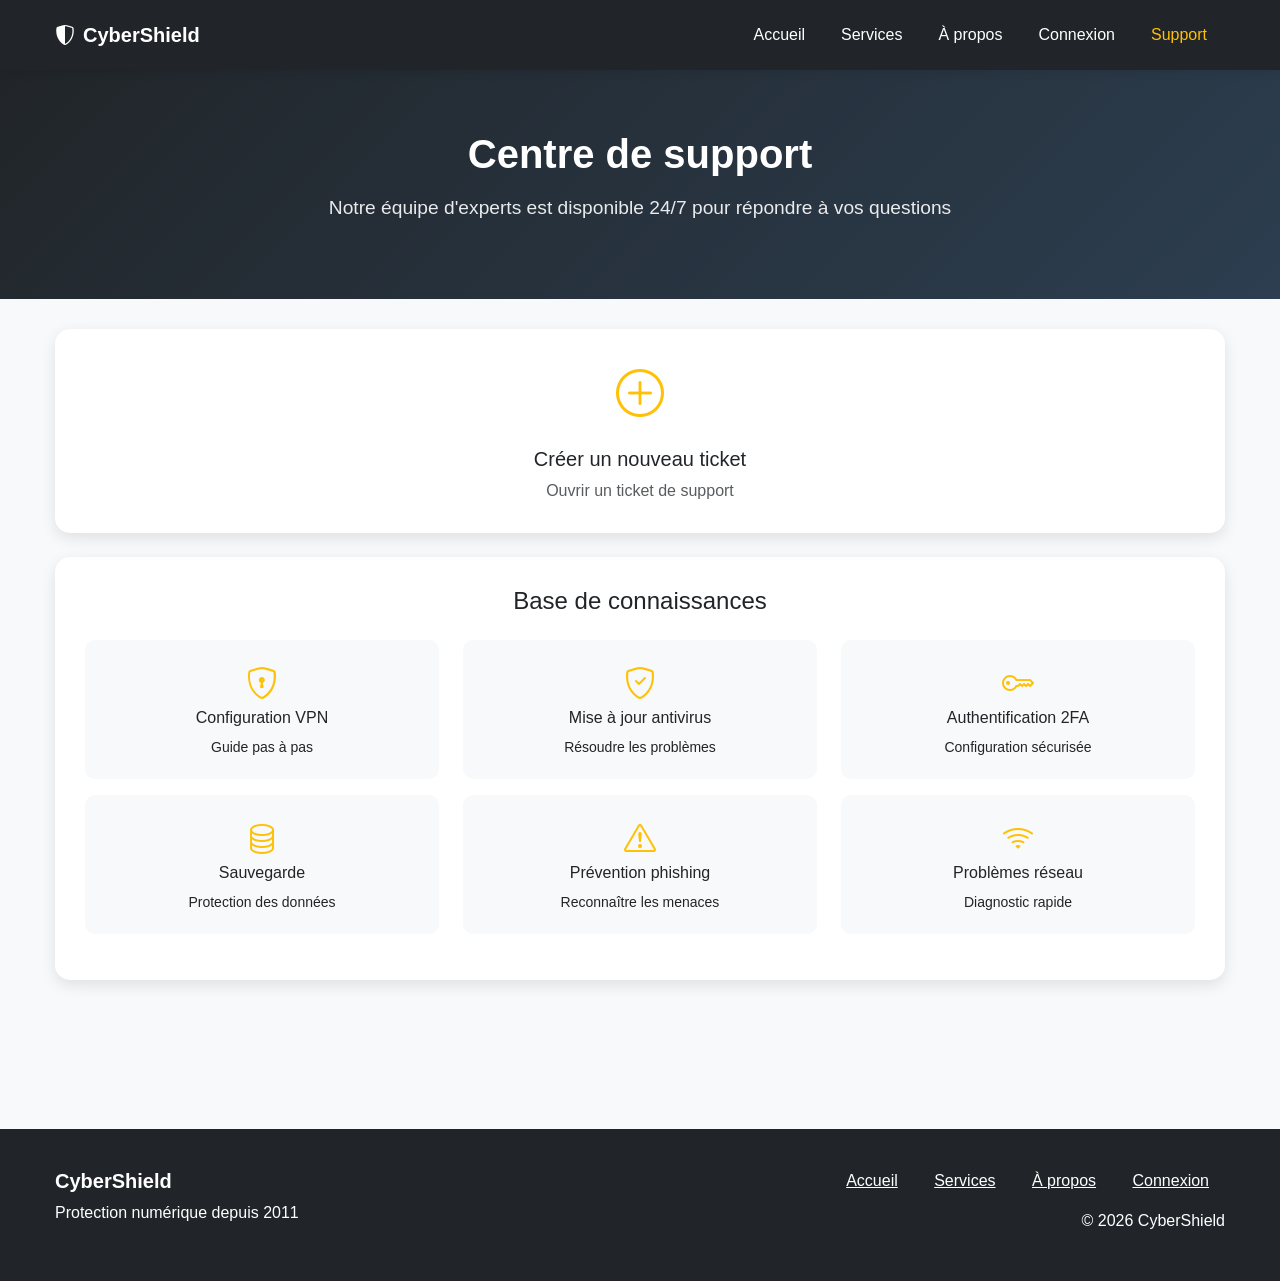
<file: ticketing.html>
<!DOCTYPE html>
<html lang="fr">
<head>
    <meta charset="UTF-8">
    <title>Support - CyberShield</title>
    <meta name="viewport" content="width=device-width, initial-scale=1">
    <link href="https://cdn.jsdelivr.net/npm/bootstrap@5.3.2/dist/css/bootstrap.min.css" rel="stylesheet">
    <link rel="stylesheet" href="https://cdn.jsdelivr.net/npm/bootstrap-icons@1.11.0/font/bootstrap-icons.css">
    <link rel="stylesheet" href="ticketing.css">
</head>
<body>
    <!-- Navigation -->
    <nav class="navbar navbar-expand-lg navbar-dark bg-dark fixed-top">
        <div class="container">
            <a class="navbar-brand fw-bold" href="index.html">
                <i class="bi bi-shield-shaded me-2"></i>CyberShield
            </a>
            <button class="navbar-toggler" type="button" data-bs-toggle="collapse" data-bs-target="#menu">
                <span class="navbar-toggler-icon"></span>
            </button>
            <div class="collapse navbar-collapse" id="menu">
                <ul class="navbar-nav ms-auto">
                    <li class="nav-item"><a class="nav-link" href="index.html">Accueil</a></li>
                    <li class="nav-item"><a class="nav-link" href="index.html#services">Services</a></li>
                    <li class="nav-item"><a class="nav-link" href="index.html#about">À propos</a></li>
                    <li class="nav-item"><a class="nav-link" href="auth.html">Connexion</a></li>
                    <li class="nav-item"><a class="nav-link active" href="ticketing.html">Support</a></li>
                </ul>
            </div>
        </div>
    </nav>

    <!-- Ticket Header -->
    <div class="ticket-header">
        <div class="container">
            <h1 class="ticket-title">Centre de support</h1>
            <p class="ticket-subtitle">Notre équipe d'experts est disponible 24/7 pour répondre à vos questions</p>
        </div>
    </div>

    <!-- Main Content -->
    <div class="ticketing-wrapper">
        <div class="container">
            <div class="row">
                <!-- New Ticket Card -->
                <div class="col-12 mb-4">
                    <div class="ticket-card text-center" id="newTicketCard">
                        <i class="bi bi-plus-circle text-warning card-icon"></i>
                        <h5 class="mt-3">Créer un nouveau ticket</h5>
                        <p class="text-muted mb-0">Ouvrir un ticket de support</p>
                    </div>
                </div>
                
                <!-- Knowledge Base -->
                <div class="col-12">
                    <div class="ticket-card">
                        <h4 class="mb-4">Base de connaissances</h4>
                        <div class="row">
                            <div class="col-md-4 mb-3">
                                <div class="kb-article" data-article="vpn">
                                    <i class="bi bi-shield-lock text-warning kb-icon"></i>
                                    <h6>Configuration VPN</h6>
                                    <small>Guide pas à pas</small>
                                </div>
                            </div>
                            <div class="col-md-4 mb-3">
                                <div class="kb-article" data-article="antivirus">
                                    <i class="bi bi-shield-check text-warning kb-icon"></i>
                                    <h6>Mise à jour antivirus</h6>
                                    <small>Résoudre les problèmes</small>
                                </div>
                            </div>
                            <div class="col-md-4 mb-3">
                                <div class="kb-article" data-article="2fa">
                                    <i class="bi bi-key text-warning kb-icon"></i>
                                    <h6>Authentification 2FA</h6>
                                    <small>Configuration sécurisée</small>
                                </div>
                            </div>
                            <div class="col-md-4 mb-3">
                                <div class="kb-article" data-article="backup">
                                    <i class="bi bi-database text-warning kb-icon"></i>
                                    <h6>Sauvegarde</h6>
                                    <small>Protection des données</small>
                                </div>
                            </div>
                            <div class="col-md-4 mb-3">
                                <div class="kb-article" data-article="phishing">
                                    <i class="bi bi-exclamation-triangle text-warning kb-icon"></i>
                                    <h6>Prévention phishing</h6>
                                    <small>Reconnaître les menaces</small>
                                </div>
                            </div>
                            <div class="col-md-4 mb-3">
                                <div class="kb-article" data-article="network">
                                    <i class="bi bi-wifi text-warning kb-icon"></i>
                                    <h6>Problèmes réseau</h6>
                                    <small>Diagnostic rapide</small>
                                </div>
                            </div>
                        </div>
                    </div>
                </div>
            </div>
        </div>
    </div>

    <!-- New Ticket Modal -->
    <div class="modal fade" id="newTicketModal" tabindex="-1">
        <div class="modal-dialog modal-lg">
            <div class="modal-content">
                <div class="modal-header bg-warning">
                    <h5 class="modal-title">Créer un nouveau ticket</h5>
                    <button type="button" class="btn-close" data-bs-dismiss="modal"></button>
                </div>
                <div class="modal-body">
                    <form id="newTicketForm">
                        <div class="mb-3">
                            <label class="form-label">Sujet <span class="text-danger">*</span></label>
                            <input type="text" class="form-control" id="ticketSubject" required>
                        </div>
                        
                        <div class="row mb-3">
                            <div class="col-md-6">
                                <label class="form-label">Catégorie <span class="text-danger">*</span></label>
                                <select class="form-control" id="ticketCategory" required>
                                    <option value="">Sélectionner...</option>
                                    <option value="vpn">Problème VPN</option>
                                    <option value="antivirus">Antivirus / Malware</option>
                                    <option value="network">Réseau / Connectivité</option>
                                    <option value="access">Problème d'accès</option>
                                    <option value="other">Autre</option>
                                </select>
                            </div>
                            <div class="col-md-6">
                                <label class="form-label">Priorité <span class="text-danger">*</span></label>
                                <select class="form-control" id="ticketPriority" required>
                                    <option value="basse">Basse</option>
                                    <option value="moyenne" selected>Moyenne</option>
                                    <option value="haute">Haute</option>
                                </select>
                            </div>
                        </div>
                        
                        <div class="mb-3">
                            <label class="form-label">Description <span class="text-danger">*</span></label>
                            <textarea class="form-control" id="ticketDescription" rows="5" required></textarea>
                        </div>
                        
                        <div class="mb-3">
                            <label class="form-label">Pièces jointes</label>
                            <input type="file" class="form-control" id="ticketAttachments" multiple>
                        </div>
                    </form>
                </div>
                <div class="modal-footer">
                    <button type="button" class="btn btn-secondary" data-bs-dismiss="modal">Annuler</button>
                    <button type="button" class="btn btn-warning" id="createTicketBtn">Créer le ticket</button>
                </div>
            </div>
        </div>
    </div>

    <!-- Knowledge Base Modal -->
    <div class="modal fade" id="kbModal" tabindex="-1">
        <div class="modal-dialog modal-lg">
            <div class="modal-content">
                <div class="modal-header bg-warning">
                    <h5 class="modal-title" id="kbModalTitle">Article</h5>
                    <button type="button" class="btn-close" data-bs-dismiss="modal"></button>
                </div>
                <div class="modal-body" id="kbModalBody"></div>
                <div class="modal-footer">
                    <button type="button" class="btn btn-secondary" data-bs-dismiss="modal">Fermer</button>
                </div>
            </div>
        </div>
    </div>

    <!-- Footer -->
    <footer class="footer">
        <div class="container">
            <div class="row">
                <div class="col-md-6 text-center text-md-start mb-3 mb-md-0">
                    <h5 class="fw-bold">CyberShield</h5>
                    <p>Protection numérique depuis 2011</p>
                </div>
                <div class="col-md-6 text-center text-md-end">
                    <div class="mb-3">
                        <a href="index.html" class="text-white mx-3">Accueil</a>
                        <a href="index.html#services" class="text-white mx-3">Services</a>
                        <a href="index.html#about" class="text-white mx-3">À propos</a>
                        <a href="auth.html" class="text-white mx-3">Connexion</a>
                    </div>
                    <p class="mb-0">© 2026 CyberShield</p>
                </div>
            </div>
        </div>
    </footer>

    <div class="toast-container position-fixed bottom-0 end-0 p-3" style="z-index:9999">
      <div id="liveToast" class="toast" role="alert" aria-live="assertive" aria-atomic="true">
        <div class="toast-header">
          <strong class="me-auto" id="toastTitle">Notification</strong>
          <button type="button" class="btn-close" data-bs-dismiss="toast"></button>
        </div>
        <div class="toast-body" id="toastBody"></div>
      </div>
    </div>
    <script src="https://cdn.jsdelivr.net/npm/bootstrap@5.3.2/dist/js/bootstrap.bundle.min.js"></script>
    <script src="toast.js"></script>
    <script src="ticketing.js"></script>
</body>
</html>
</file>
<file: index.css>
* {
    margin: 0;
    padding: 0;
    box-sizing: border-box;
}

:root {
    --primary: #ffc107;
    --dark: #212529;
    --light: #f8f9fa;
    --shadow: 0 5px 15px rgba(0,0,0,0.1);
}

body {
    font-family: 'Segoe UI', sans-serif;
    padding-top: 70px;
    color: var(--dark);
}

.container {
    max-width: 1200px;
    margin: 0 auto;
    padding: 0 15px;
}

.section {
    padding: 80px 0;
}

.bg-light {
    background: var(--light);
}

.section-title {
    text-align: center;
    font-size: 2.5rem;
    margin-bottom: 3rem;
    position: relative;
    padding-bottom: 15px;
}

.section-title:after {
    content: '';
    position: absolute;
    width: 80px;
    height: 4px;
    background: var(--primary);
    bottom: 0;
    left: 50%;
    transform: translateX(-50%);
}

.btn {
    padding: 12px 30px;
    border-radius: 50px;
    font-weight: 600;
    transition: 0.3s;
    border: none;
}

.btn-warning {
    background: var(--primary);
    color: var(--dark);
}

.btn-warning:hover {
    background: #e0a800;
    transform: translateY(-3px);
    box-shadow: 0 10px 20px rgba(0,0,0,0.2);
}

.navbar {
    background: var(--dark) !important;
    padding: 15px 0;
    box-shadow: 0 2px 10px rgba(0,0,0,0.1);
}

.nav-link {
    color: white !important;
    margin: 0 10px;
}

.nav-link.active {
    color: var(--primary) !important;
}

.footer {
    background: var(--dark);
    color: white;
    padding: 40px 0;
}

.hero-section {
    background: linear-gradient(rgba(0,0,0,0.8), rgba(0,0,0,0.8)), 
                 url('https://images.unsplash.com/photo-1558494949-ef010cbdcc31?auto=format&fit=crop&w=2070&q=80');
    background-size: cover;
    color: white;
    padding: 120px 0 80px;
    text-align: center;
}

.hero-title {
    font-size: 3rem;
    font-weight: 700;
    margin-bottom: 1rem;
}

.hero-subtitle {
    font-size: 1.2rem;
    margin-bottom: 2rem;
    opacity: 0.9;
}

.feature-icon {
    width: 80px;
    height: 80px;
    border-radius: 50%;
    display: flex;
    align-items: center;
    justify-content: center;
    color: white;
    font-size: 2rem;
    margin: 0 auto 20px;
}

.service-card {
    background: white;
    border-radius: 10px;
    padding: 30px;
    box-shadow: var(--shadow);
    transition: 0.3s;
    height: 100%;
    border-top: 5px solid var(--primary);
}

.service-card:hover {
    transform: translateY(-10px);
    box-shadow: 0 15px 30px rgba(0,0,0,0.15);
}

.service-icon {
    font-size: 3rem;
    color: var(--primary);
}

.method-box {
    text-align: center;
    padding: 30px;
    background: white;
    border-radius: 10px;
    height: 100%;
    box-shadow: var(--shadow);
}

.method-number {
    width: 50px;
    height: 50px;
    background: var(--primary);
    border-radius: 50%;
    display: flex;
    align-items: center;
    justify-content: center;
    margin: 0 auto 15px;
    font-weight: bold;
    font-size: 1.2rem;
}

.team-card {
    text-align: center;
    padding: 30px;
    background: white;
    border-radius: 10px;
    box-shadow: var(--shadow);
    height: 100%;
}

.team-photo {
    width: 150px;
    height: 150px;
    border-radius: 50%;
    margin: 0 auto 20px;
    overflow: hidden;
    border: 5px solid var(--light);
}

.team-photo img {
    width: 100%;
    height: 100%;
    object-fit: cover;
}

.value-icon {
    font-size: 3rem;
    color: var(--primary);
}

.timeline {
    padding-left: 30px;
    border-left: 4px solid var(--primary);
}

.timeline-item {
    margin-bottom: 30px;
    position: relative;
}

.timeline-item:before {
    content: '';
    width: 15px;
    height: 15px;
    background: var(--primary);
    border-radius: 50%;
    position: absolute;
    left: -39px;
    top: 5px;
}

.text-warning {
    color: var(--primary) !important;
}

@media (max-width: 768px) {
    .hero-title {
        font-size: 2rem;
    }
    .section-title {
        font-size: 2rem;
    }
}
</file>
<file: auth.css>
* {
    margin: 0;
    padding: 0;
    box-sizing: border-box;
}

:root {
    --primary: #ffc107;
    --dark: #212529;
    --light: #f8f9fa;
    --shadow: 0 5px 15px rgba(0,0,0,0.1);
}

body {
    font-family: 'Segoe UI', sans-serif;
    padding-top: 70px;
    color: var(--dark);
}

.container {
    max-width: 1200px;
    margin: 0 auto;
    padding: 0 15px;
}

.navbar {
    background: var(--dark) !important;
    padding: 15px 0;
    box-shadow: 0 2px 10px rgba(0,0,0,0.1);
}

.nav-link {
    color: white !important;
    margin: 0 10px;
}

.nav-link.active {
    color: var(--primary) !important;
}

.footer {
    background: var(--dark);
    color: white;
    padding: 40px 0;
}

.auth-wrapper {
    min-height: calc(100vh - 70px);
    display: flex;
    align-items: center;
    background: linear-gradient(135deg, var(--dark), #2c3e50);
    padding: 50px 0;
}

.auth-card {
    background: white;
    border-radius: 20px;
    overflow: hidden;
    box-shadow: 0 20px 40px rgba(0,0,0,0.3);
    animation: slideUp 0.5s;
}

@keyframes slideUp {
    from {
        opacity: 0;
        transform: translateY(30px);
    }
}

.auth-tabs {
    display: flex;
    background: var(--light);
    padding: 15px;
    gap: 10px;
}

.auth-tab {
    flex: 1;
    padding: 15px;
    border: none;
    background: transparent;
    border-radius: 10px;
    cursor: pointer;
    transition: 0.3s;
    font-weight: 600;
}

.auth-tab.active {
    background: var(--primary);
}

.auth-form {
    padding: 40px;
}

.auth-form.hidden {
    display: none;
}

.form-group {
    margin-bottom: 20px;
}

.form-label {
    display: block;
    margin-bottom: 5px;
    font-weight: 500;
}

.form-control {
    width: 100%;
    padding: 12px;
    border: 2px solid #e9ecef;
    border-radius: 10px;
    outline: none;
    transition: 0.3s;
}

.form-control:focus {
    border-color: var(--primary);
}

.btn {
    padding: 12px 30px;
    border-radius: 50px;
    font-weight: 600;
    transition: 0.3s;
    border: none;
    width: 100%;
}

.btn-warning {
    background: var(--primary);
    color: var(--dark);
}

.btn-warning:hover {
    background: #e0a800;
    transform: translateY(-3px);
    box-shadow: 0 10px 20px rgba(0,0,0,0.2);
}

.password-strength {
    height: 5px;
    background: #e9ecef;
    border-radius: 5px;
    margin: 10px 0;
    overflow: hidden;
}

.strength-bar {
    height: 100%;
    transition: 0.3s;
}

.strength-bar.weak {
    background: #dc3545;
    width: 33.33%;
}

.strength-bar.medium {
    background: var(--primary);
    width: 66.66%;
}

.strength-bar.strong {
    background: #198754;
    width: 100%;
}

.social-login {
    display: flex;
    justify-content: center;
    gap: 15px;
    margin: 20px 0;
}

.social-btn {
    width: 50px;
    height: 50px;
    border-radius: 50%;
    border: 1px solid #dee2e6;
    display: flex;
    align-items: center;
    justify-content: center;
    transition: 0.3s;
    color: var(--dark);
    text-decoration: none;
}

.social-btn:hover {
    background: var(--primary);
    transform: translateY(-3px);
}

.text-warning {
    color: var(--primary) !important;
    text-decoration: none;
}

@media (max-width: 768px) {
    .auth-form {
        padding: 30px 20px;
    }
}
</file>
<file: dashboard.css>
* {
    margin: 0;
    padding: 0;
    box-sizing: border-box;
}

:root {
    --primary: #ffc107;
    --dark: #212529;
    --light: #f8f9fa;
    --shadow: 0 5px 15px rgba(0,0,0,0.1);
}

body {
    font-family: 'Segoe UI', sans-serif;
    padding-top: 70px;
    background: var(--light);
}

.container {
    max-width: 1200px;
    margin: 0 auto;
    padding: 0 15px;
}

.navbar {
    background: var(--dark) !important;
    padding: 15px 0;
    box-shadow: 0 2px 10px rgba(0,0,0,0.1);
}

.nav-link {
    color: white !important;
    margin: 0 10px;
}

.nav-link.active {
    color: var(--primary) !important;
}

.footer {
    background: var(--dark);
    color: white;
    padding: 40px 0;
}

.dashboard-wrapper {
    min-height: calc(100vh - 70px);
    padding: 30px 0;
}

.sidebar {
    background: var(--dark);
    border-radius: 15px;
    padding: 20px;
    color: white;
    position: sticky;
    top: 100px;
}

.user-icon {
    font-size: 4rem;
    color: var(--primary);
}

.sidebar-menu {
    list-style: none;
    padding: 0;
    margin: 20px 0;
}

.sidebar-menu li {
    margin-bottom: 10px;
}

.sidebar-menu a {
    color: white;
    text-decoration: none;
    padding: 12px 15px;
    display: block;
    border-radius: 10px;
    transition: 0.3s;
    cursor: pointer;
}

.sidebar-menu a:hover,
.sidebar-menu a.active {
    background: var(--primary);
    color: var(--dark);
}

.sidebar-menu i {
    margin-right: 10px;
    width: 20px;
}

.welcome-banner {
    background: var(--primary);
    border-radius: 15px;
    padding: 30px;
    margin-bottom: 30px;
}

.stat-card {
    background: white;
    border-radius: 15px;
    padding: 25px;
    box-shadow: var(--shadow);
    transition: 0.3s;
    height: 100%;
}

.stat-card:hover {
    transform: translateY(-5px);
    box-shadow: 0 15px 30px rgba(0,0,0,0.15);
}

.stat-icon {
    width: 60px;
    height: 60px;
    border-radius: 12px;
    display: flex;
    align-items: center;
    justify-content: center;
    font-size: 2rem;
    margin-bottom: 15px;
}

.stat-warning {
    background: rgba(255,193,7,0.2);
    color: var(--primary);
}

.stat-success {
    background: rgba(25,135,84,0.2);
    color: #198754;
}

.stat-danger {
    background: rgba(220,53,69,0.2);
    color: #dc3545;
}

.stat-info {
    background: rgba(13,202,240,0.2);
    color: #0dcaf0;
}

.table-container {
    background: white;
    border-radius: 15px;
    padding: 25px;
    box-shadow: var(--shadow);
    margin-top: 30px;
}

.table {
    width: 100%;
}

.table th {
    text-align: left;
    padding: 15px 10px;
    border-bottom: 2px solid #dee2e6;
}

.table td {
    padding: 15px 10px;
    border-bottom: 1px solid #dee2e6;
}

.badge {
    padding: 5px 10px;
    border-radius: 50px;
    font-size: 0.85rem;
}

.badge.bg-success { background: #198754; color: white; }
.badge.bg-warning { background: var(--primary); color: var(--dark); }
.badge.bg-danger { background: #dc3545; color: white; }
.badge.bg-secondary { background: #6c757d; color: white; }

.btn {
    padding: 8px 20px;
    border-radius: 50px;
    border: none;
    font-weight: 600;
    transition: 0.3s;
    cursor: pointer;
}

.btn-warning {
    background: var(--primary);
    color: var(--dark);
}

.btn-warning:hover {
    background: #e0a800;
    transform: translateY(-2px);
}

.btn-sm {
    padding: 5px 10px;
    font-size: 0.85rem;
    margin: 0 2px;
}

.content-section.hidden {
    display: none;
}

.modal-content {
    border-radius: 15px;
}

.modal-header {
    padding: 20px;
    border-bottom: none;
}

.modal-body {
    padding: 20px;
}

.form-control, .form-select {
    width: 100%;
    padding: 10px;
    border: 2px solid #e9ecef;
    border-radius: 8px;
    margin-bottom: 15px;
}

.form-control:focus, .form-select:focus {
    border-color: var(--primary);
    outline: none;
}

@media (max-width: 768px) {
    .sidebar {
        position: static;
        margin-bottom: 20px;
    }
}
</file>
<file: ticketing.css>
* {
    margin: 0;
    padding: 0;
    box-sizing: border-box;
}

:root {
    --primary: #ffc107;
    --dark: #212529;
    --light: #f8f9fa;
    --shadow: 0 5px 15px rgba(0,0,0,0.1);
}

body {
    font-family: 'Segoe UI', sans-serif;
    padding-top: 70px;
    background: var(--light);
}

.container {
    max-width: 1200px;
    margin: 0 auto;
    padding: 0 15px;
}

.navbar {
    background: var(--dark) !important;
    padding: 15px 0;
    box-shadow: 0 2px 10px rgba(0,0,0,0.1);
}

.nav-link {
    color: white !important;
    margin: 0 10px;
}

.nav-link.active {
    color: var(--primary) !important;
}

.footer {
    background: var(--dark);
    color: white;
    padding: 40px 0;
}

.ticket-header {
    background: linear-gradient(135deg, var(--dark), #2c3e50);
    color: white;
    padding: 60px 0;
    text-align: center;
}

.ticket-title {
    font-size: 2.5rem;
    font-weight: 700;
    margin-bottom: 1rem;
}

.ticket-subtitle {
    font-size: 1.2rem;
    opacity: 0.9;
}

.ticketing-wrapper {
    min-height: calc(100vh - 70px);
    padding: 30px 0;
}

.ticket-card {
    background: white;
    border-radius: 15px;
    padding: 30px;
    box-shadow: var(--shadow);
    transition: 0.3s;
    height: 100%;
    cursor: pointer;
    text-align: center;
}

.ticket-card:hover {
    transform: translateY(-5px);
    box-shadow: 0 15px 30px rgba(0,0,0,0.15);
}

.card-icon {
    font-size: 3rem;
    color: var(--primary);
}

.kb-article {
    padding: 20px;
    background: var(--light);
    border-radius: 10px;
    text-align: center;
    cursor: pointer;
    transition: 0.3s;
    height: 100%;
}

.kb-article:hover {
    background: var(--primary);
    transform: translateY(-3px);
}

.kb-article:hover h6,
.kb-article:hover small,
.kb-article:hover i {
    color: var(--dark) !important;
}

.kb-icon {
    font-size: 2rem;
    margin-bottom: 10px;
}

.btn {
    padding: 8px 20px;
    border-radius: 50px;
    border: none;
    font-weight: 600;
    transition: 0.3s;
    cursor: pointer;
}

.btn-warning {
    background: var(--primary);
    color: var(--dark);
}

.btn-warning:hover {
    background: #e0a800;
    transform: translateY(-2px);
}

.modal-content {
    border-radius: 15px;
}

.modal-header {
    padding: 20px;
    border-bottom: none;
}

.modal-body {
    padding: 20px;
}

.form-control, .form-select {
    width: 100%;
    padding: 10px;
    border: 2px solid #e9ecef;
    border-radius: 8px;
    margin-bottom: 15px;
}

.form-control:focus, .form-select:focus {
    border-color: var(--primary);
    outline: none;
}

@media (max-width: 768px) {
    .ticket-title {
        font-size: 2rem;
    }
}
</file>
